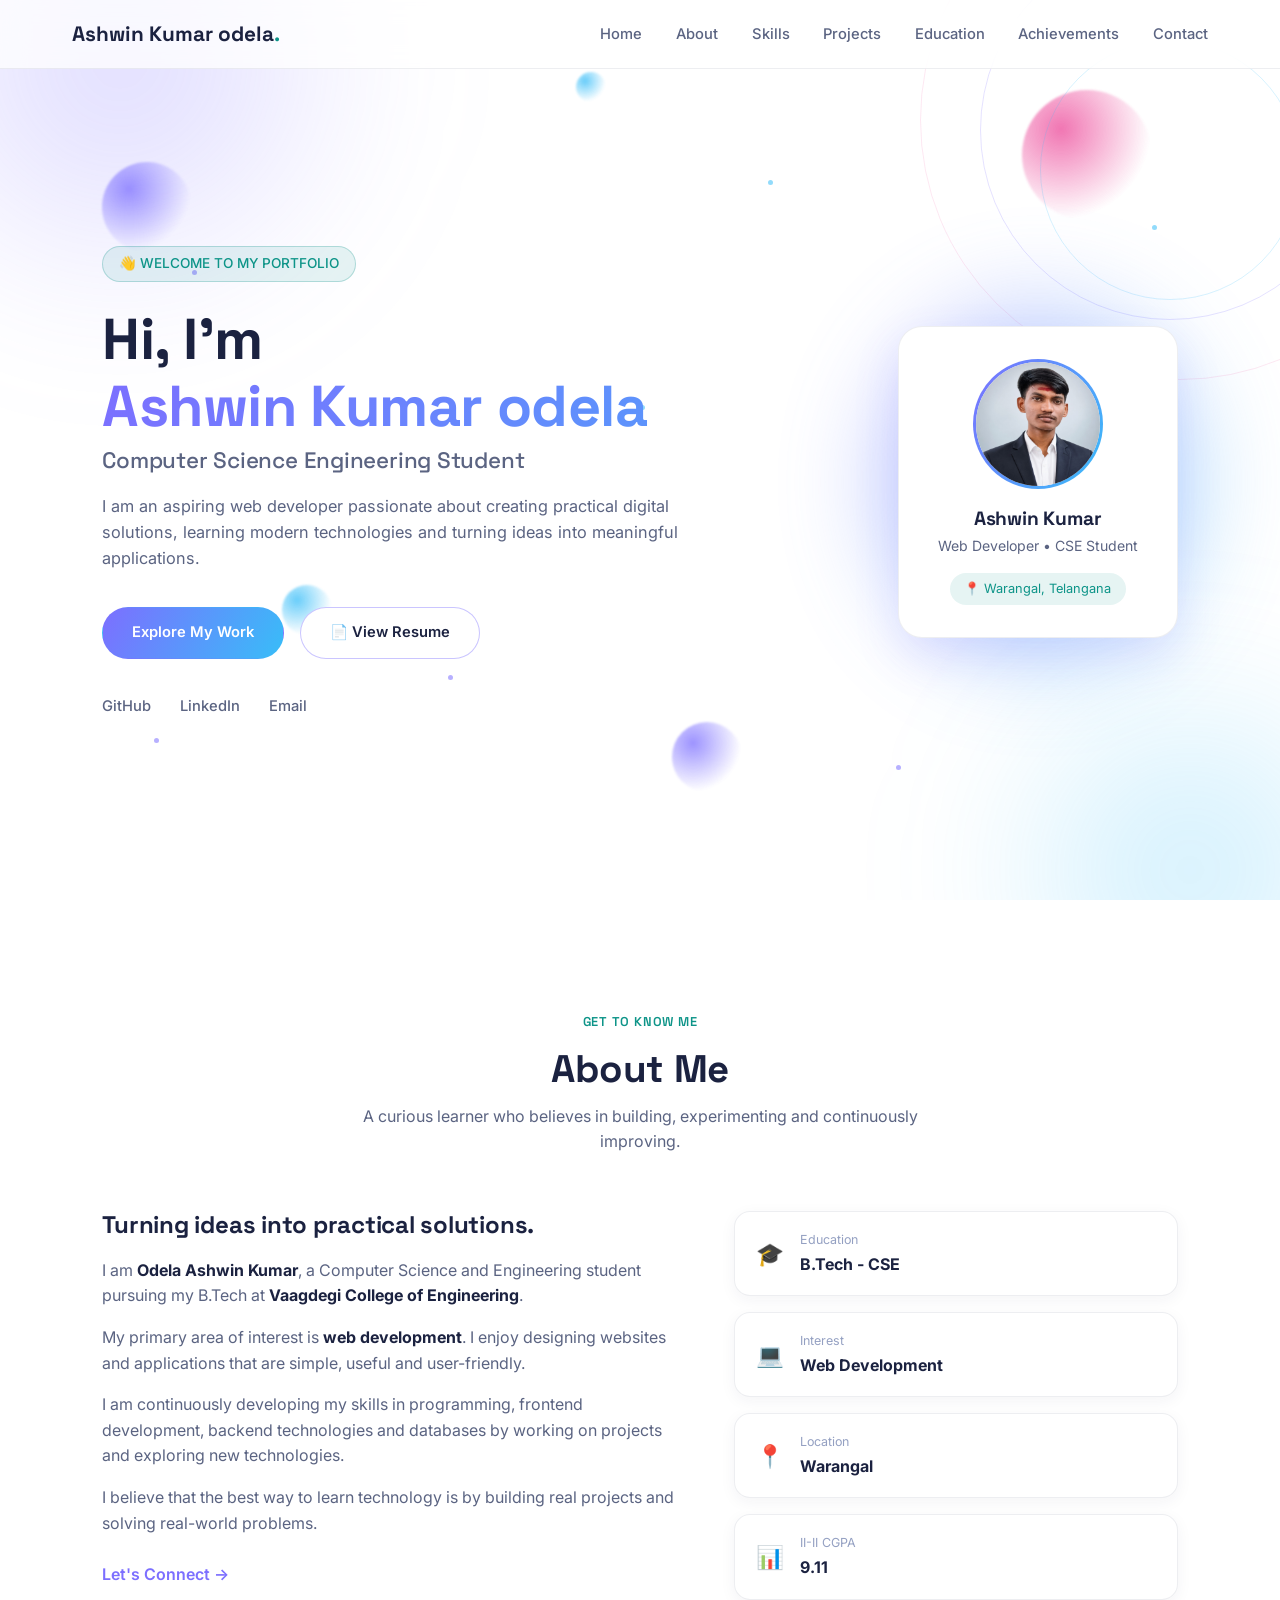
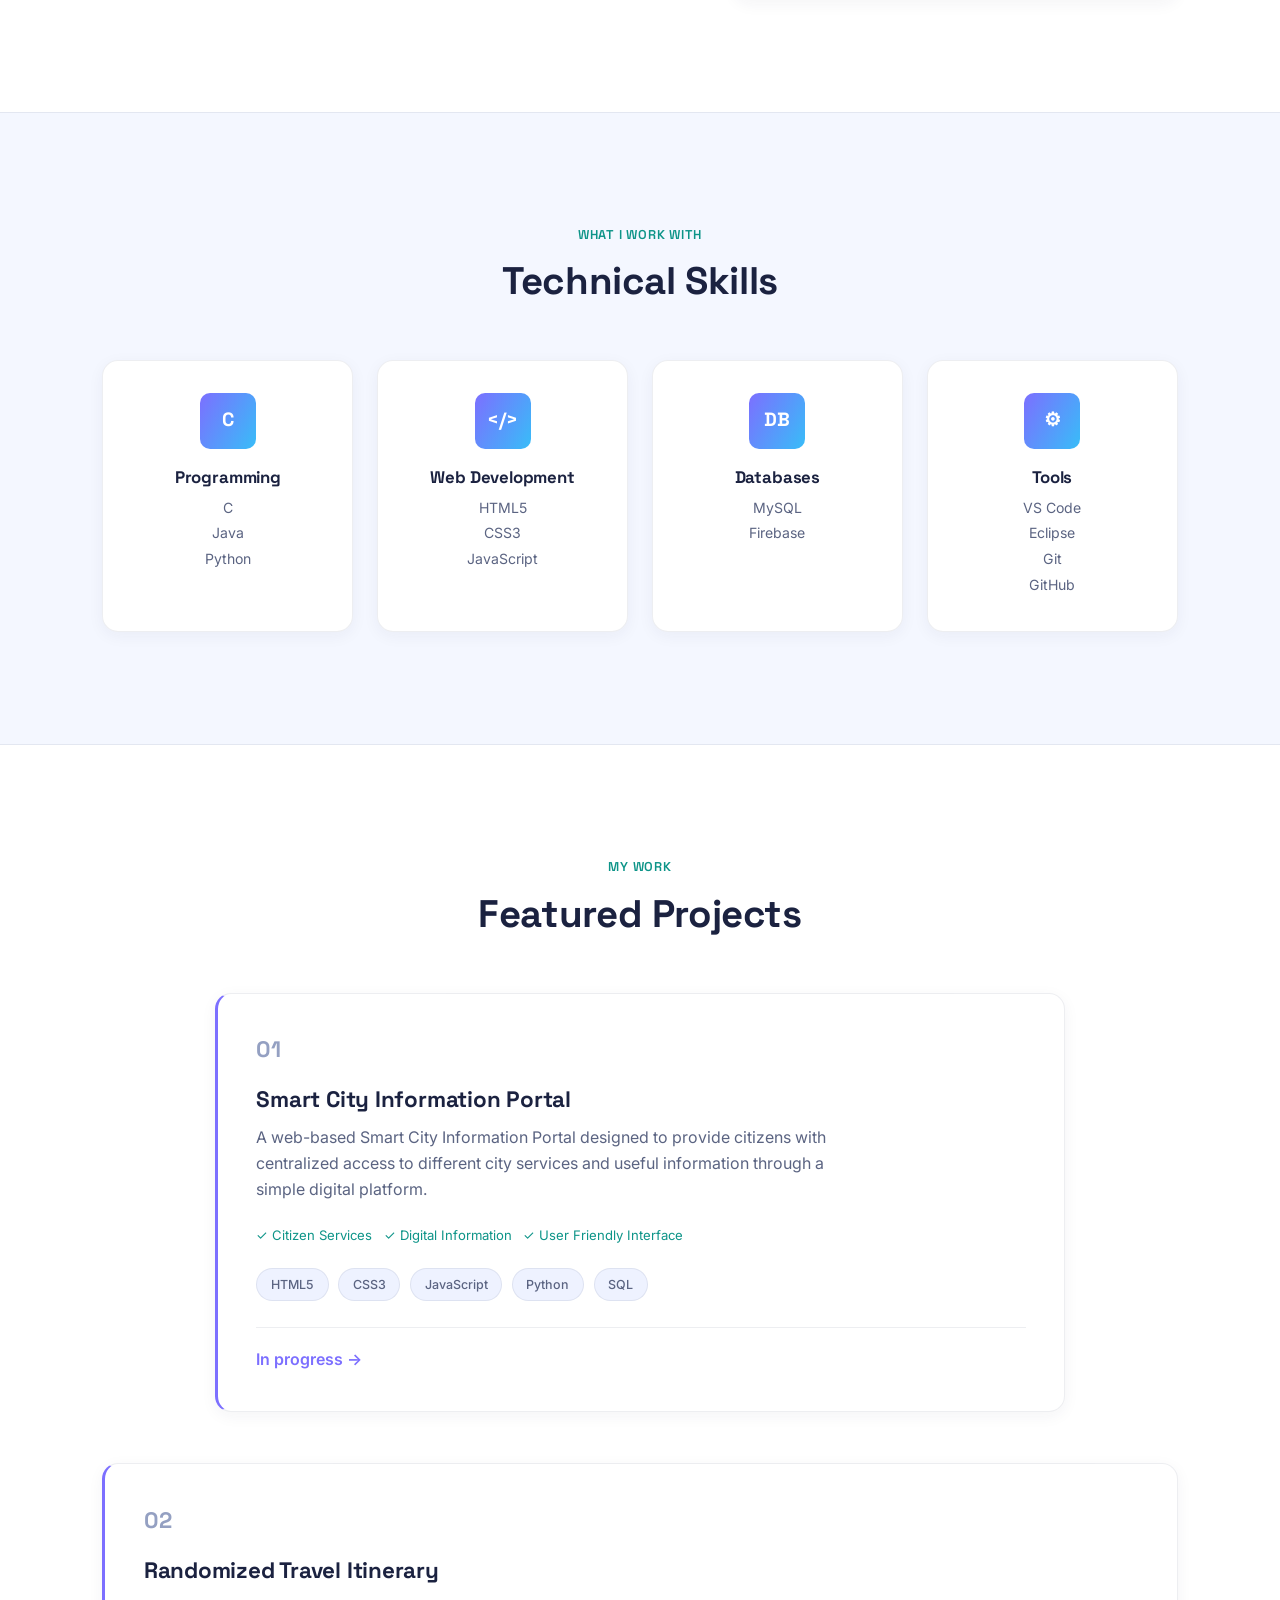
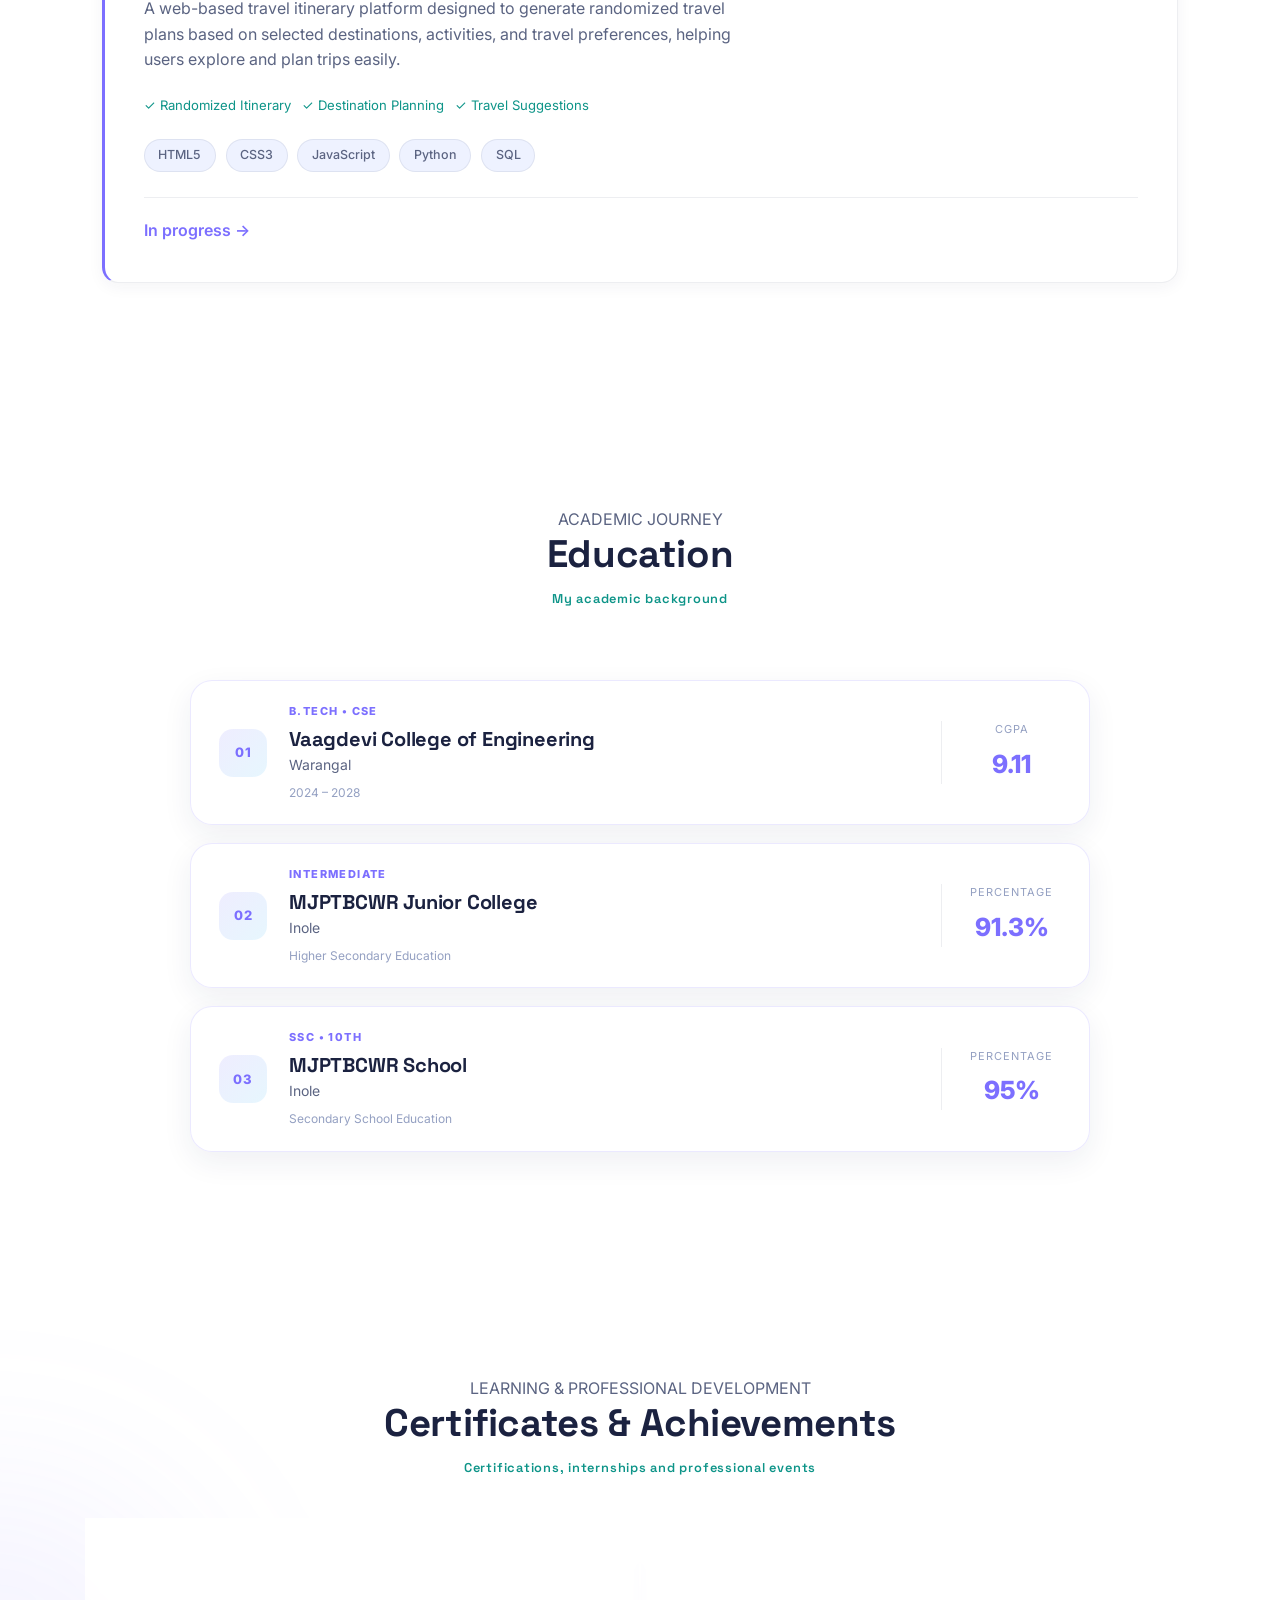
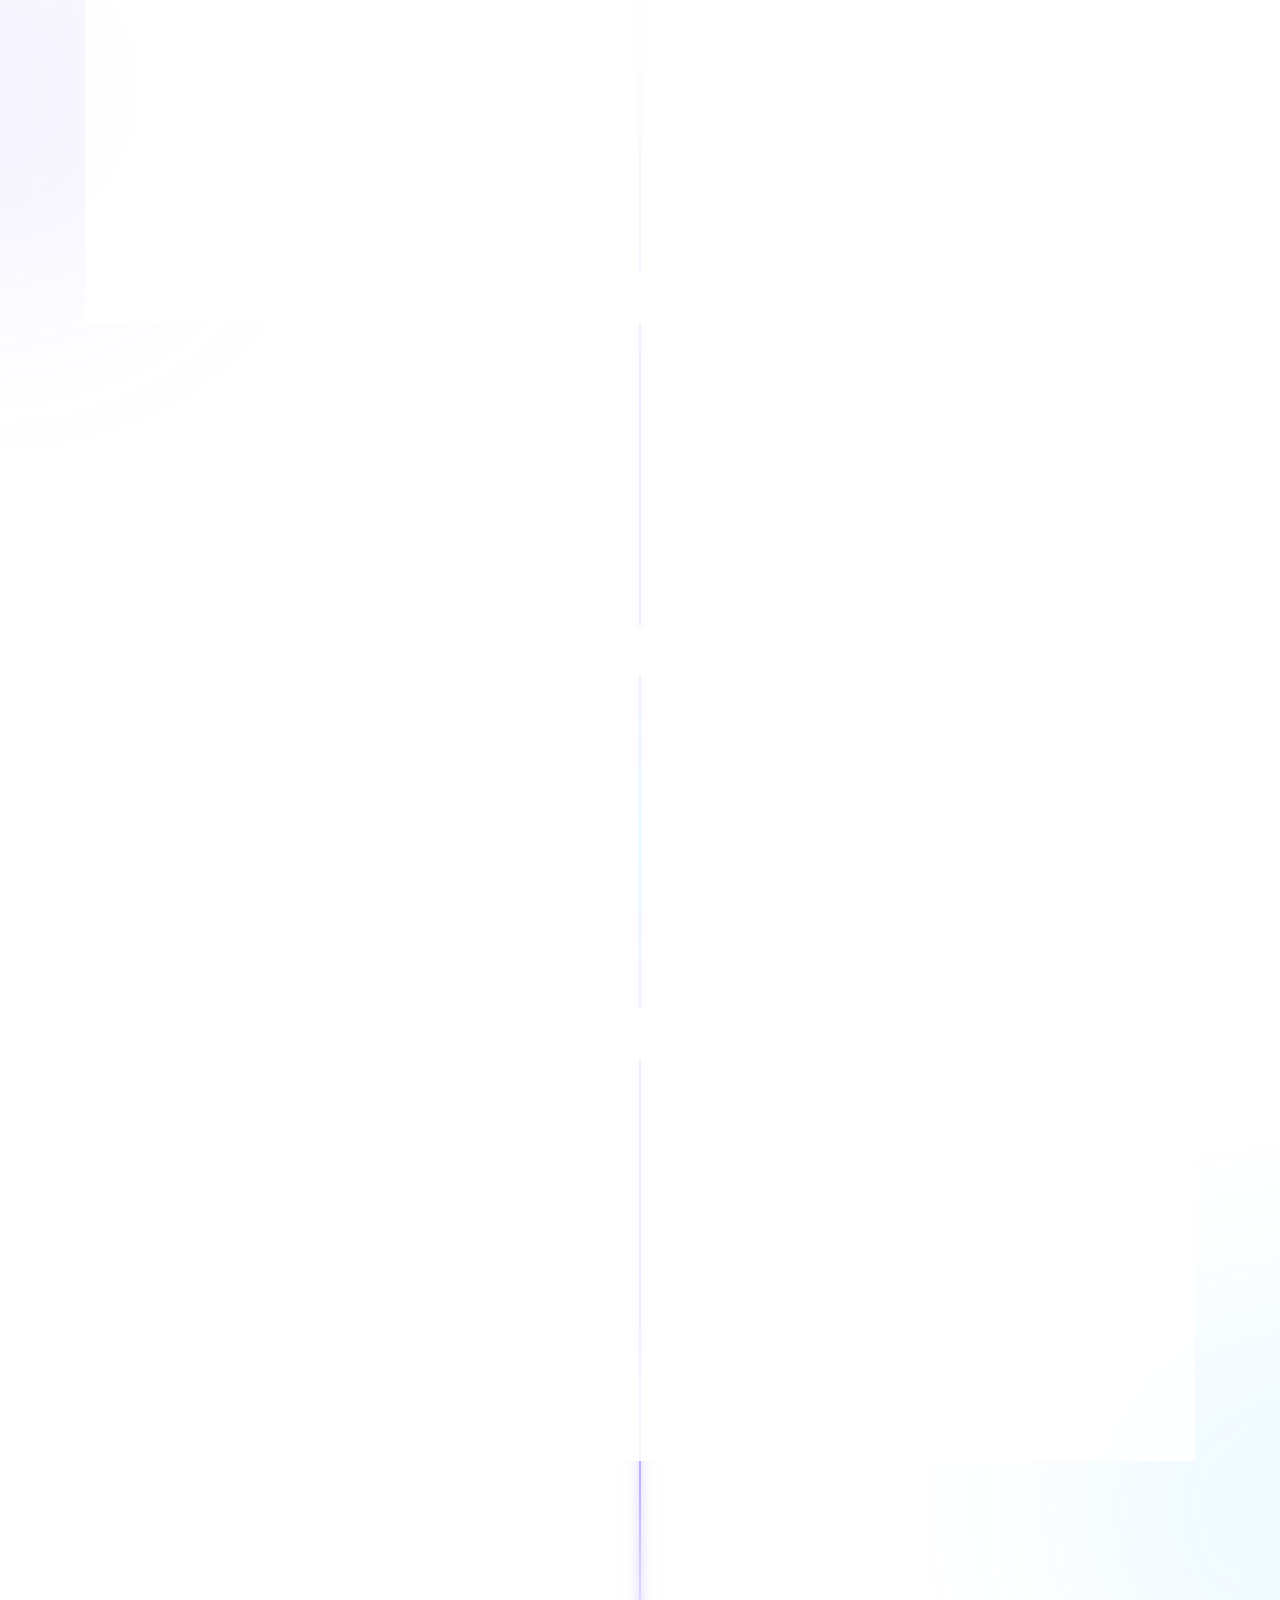
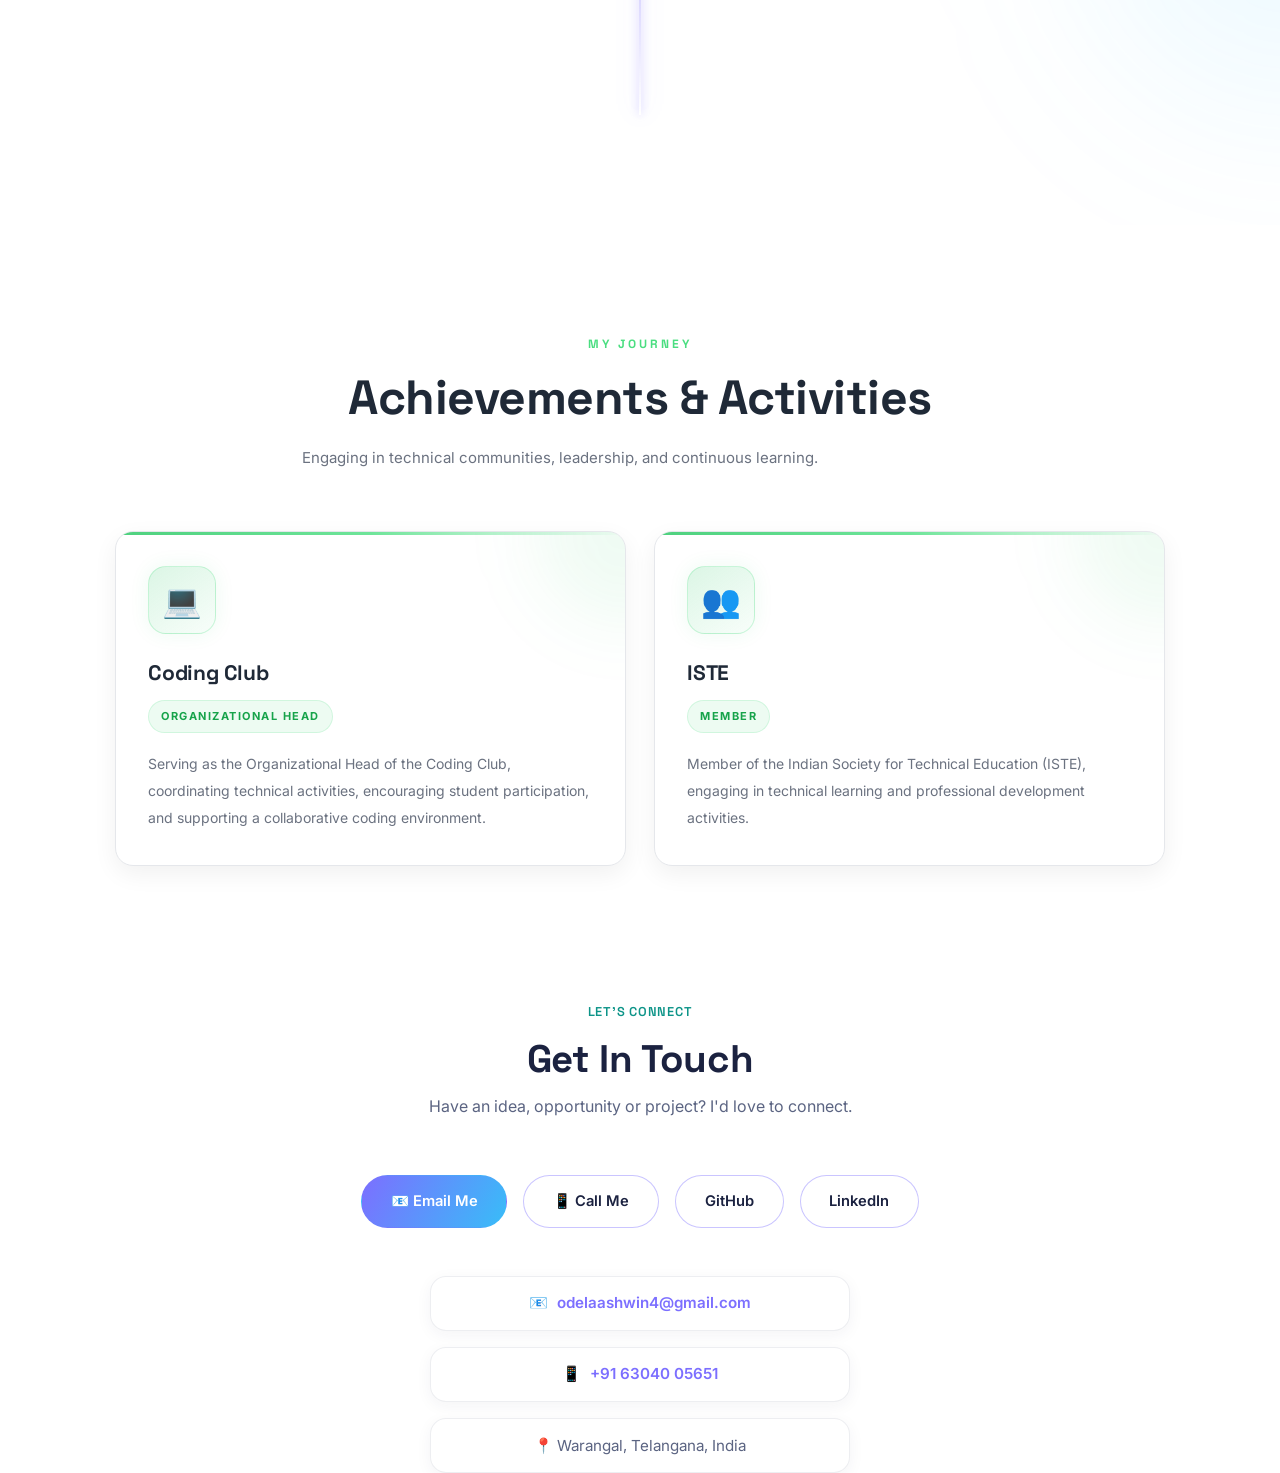
<file: home.html>
<html lang="en">

<head>
    <meta charset="UTF-8">

    <meta name="viewport"
          content="width=device-width, initial-scale=1.0">

    <meta name="description"
          content="Odela Ashwin Kumar - Computer Science Engineering student and aspiring web developer from Warangal.">

    <meta name="author"
          content="Odela Ashwin Kumar">

    <title>Ashwin Kumar | Computer Science Student</title>

    <link rel="stylesheet" href="style.css">
</head>

<body>
<body>
    <!-- ================= NAVBAR ================= -->
    <!-- ================= NAVBAR ================= -->

    <header class="header">

        <nav class="navbar">

            <a href="#home" class="logo">
                Ashwin Kumar odela<span>.</span>
            </a>

            <button class="menu-toggle" id="menuToggle">
                ☰
            </button>

            <ul class="nav-links" id="navLinks">

                <li>
                    <a href="#home">Home</a>
                </li>

                <li>
                    <a href="#about">About</a>
                </li>

                <li>
                    <a href="#skills">Skills</a>
                </li>

                <li>
                    <a href="#projects">Projects</a>
                </li>

                <li>
                    <a href="#education">Education</a>
                </li>

                <li>
                    <a href="#achievements">Achievements</a>
                </li>

                <li>
                    <a href="#contact">Contact</a>
                </li>

            </ul>

        </nav>

    </header>


    <!-- ================= HERO ================= -->

    <main>

        <section id="home" class="hero">

            <div class="hero-bg">
    <!-- Floating bubbles -->
    <span class="bubble bubble-1"></span>
    <span class="bubble bubble-2"></span>
    <span class="bubble bubble-3"></span>
    <span class="bubble bubble-4"></span>
    <span class="bubble bubble-5"></span>
    <span class="bubble bubble-6"></span>

    <!-- Small particles -->
    <span class="particle particle-1"></span>
    <span class="particle particle-2"></span>
    <span class="particle particle-3"></span>
    <span class="particle particle-4"></span>
    <span class="particle particle-5"></span>
    <span class="particle particle-6"></span>
    <span class="particle particle-7"></span>
    <span class="particle particle-8"></span>

    <!-- Rotating rings -->
    <span class="glow-ring ring-1"></span>
    <span class="glow-ring ring-2"></span>
    <span class="glow-ring ring-3"></span>
</div>
            <div class="hero-content reveal">

                <span class="hero-label">
                    👋 WELCOME TO MY PORTFOLIO
                </span>

                <h1>
                    Hi, I'm
                    <span>Ashwin Kumar odela</span>
                </h1>

                <h2>
                    Computer Science Engineering Student
                </h2>

                <p class="hero-description">
                    I am an aspiring web developer passionate about
                    creating practical digital solutions, learning
                    modern technologies and turning ideas into
                    meaningful applications.
                </p>

                <div class="hero-buttons">

                    <a href="#projects"
                       class="btn primary">
                        Explore My Work
                    </a>

                    <a href="assets/resume.pdf"
                       class="btn secondary"
                       target="_blank">
                        📄 View Resume
                    </a>

                </div>

                <div class="hero-socials">

                    <a href="https://github.com/odelaashwin4-cloud"
                       target="_blank">
                        GitHub
                    </a>

                    <a href="https://www.linkedin.com/in/ashwin-kumar-odela-6a374132b"
                       target="_blank">
                        LinkedIn
                    </a>

                    <a href="mailto:odelaashwin4@gmail.com">
                        Email
                    </a>

                </div>

            </div>


            <!-- PROFILE -->

            <div class="hero-profile reveal">

                <div class="profile-glow"></div>

                <div class="profile-card">

                    <img src="assets/images/profile.png"
                         alt="Ashwin Kumar"
                         class="profile-photo">

                    <h3>
                        Ashwin Kumar
                    </h3>

                    <p>
                        Web Developer • CSE Student
                    </p>

                    <div class="profile-location">
                        📍 Warangal, Telangana
                    </div>

                </div>

            </div>

        </section>


        <!-- ================= ABOUT ================= -->

        <section id="about" class="section">

            <div class="section-title reveal">

                <span>
                    GET TO KNOW ME
                </span>

                <h2>
                    About Me
                </h2>

                <p>
                    A curious learner who believes in building,
                    experimenting and continuously improving.
                </p>

            </div>


            <div class="about-container">

                <div class="about-content reveal">

                    <h3>
                        Turning ideas into practical solutions.
                    </h3>

                    <p>
                        I am <strong>Odela Ashwin Kumar</strong>,
                        a Computer Science and Engineering student
                        pursuing my B.Tech at
                        <strong>Vaagdegi College of Engineering</strong>.
                    </p>

                    <p>
                        My primary area of interest is
                        <strong>web development</strong>.
                        I enjoy designing websites and applications
                        that are simple, useful and user-friendly.
                    </p>

                    <p>
                        I am continuously developing my skills in
                        programming, frontend development, backend
                        technologies and databases by working on
                        projects and exploring new technologies.
                    </p>

                    <p>
                        I believe that the best way to learn technology
                        is by building real projects and solving
                        real-world problems.
                    </p>

                    <a href="#contact"
                       class="text-link">
                        Let's Connect →
                    </a>

                </div>


                <div class="about-details reveal">

                    <div class="info-box">

                        <span class="info-icon">
                            🎓
                        </span>

                        <div>
                            <small>
                                Education
                            </small>

                            <strong>
                                B.Tech - CSE
                            </strong>
                        </div>

                    </div>


                    <div class="info-box">

                        <span class="info-icon">
                            💻
                        </span>

                        <div>
                            <small>
                                Interest
                            </small>

                            <strong>
                                Web Development
                            </strong>
                        </div>

                    </div>


                    <div class="info-box">

                        <span class="info-icon">
                            📍
                        </span>

                        <div>
                            <small>
                                Location
                            </small>

                            <strong>
                                Warangal
                            </strong>
                        </div>

                    </div>


                    <div class="info-box">

                        <span class="info-icon">
                            📊
                        </span>

                        <div>
                            <small>
                                II-II CGPA
                            </small>

                            <strong>
                                9.11
                            </strong>
                        </div>

                    </div>

                </div>

            </div>

        </section>


        <!-- ================= SKILLS ================= -->

        <section id="skills"
                 class="section dark-section">

            <div class="section-title reveal">

                <span>
                    WHAT I WORK WITH
                </span>

                <h2>
                    Technical Skills
                </h2>

            </div>


            <div class="skills-grid">


                <div class="skill-card reveal">

                    <div class="skill-icon">
                        C
                    </div>

                    <h3>
                        Programming
                    </h3>

                    <p>
                        C
                    </p>

                    <p>
                        Java
                    </p>

                    <p>
                        Python
                    </p>

                </div>


                <div class="skill-card reveal">

                    <div class="skill-icon">
                        &lt;/&gt;
                    </div>

                    <h3>
                        Web Development
                    </h3>

                    <p>
                        HTML5
                    </p>

                    <p>
                        CSS3
                    </p>

                    <p>
                        JavaScript
                    </p>

                </div>


                <div class="skill-card reveal">

                    <div class="skill-icon">
                        DB
                    </div>

                    <h3>
                        Databases
                    </h3>

                    <p>
                        MySQL
                    </p>

                    <p>
                        Firebase
                    </p>

                </div>


                <div class="skill-card reveal">

                    <div class="skill-icon">
                        ⚙
                    </div>

                    <h3>
                        Tools
                    </h3>

                    <p>
                        VS Code
                    </p>

                    <p>
                        Eclipse
                    </p>

                    <p>
                        Git
                    </p>

                    <p>
                        GitHub
                    </p>

                </div>

            </div>

        </section>


        <!-- ================= PROJECTS ================= -->

        <section id="projects"
                 class="section">

            <div class="section-title reveal">

                <span>
                    MY WORK
                </span>

                <h2>
                    Featured Projects
                </h2>

            </div>


            <div class="projects-container">

                <article class="project-card reveal">

                    <div class="project-top">

                        <span class="project-number">
                            01
                        </span>

                    </div>

                    <h3>
                        Smart City Information Portal
                    </h3>

                    <p>
                        A web-based Smart City Information Portal
                        designed to provide citizens with centralized
                        access to different city services and useful
                        information through a simple digital platform.
                    </p>


                    <div class="project-features">

                        <span>
                            ✓ Citizen Services
                        </span>

                        <span>
                            ✓ Digital Information
                        </span>

                        <span>
                            ✓ User Friendly Interface
                        </span>

                    </div>


                    <div class="tech-list">

                        <span>HTML5</span>
                        <span>CSS3</span>
                        <span>JavaScript</span>
                        <span>Python</span>
                        <span>SQL</span>

                    </div>


                    <div class="project-footer">

                        <a href="#">
                            In progress →
                        </a>

                    </div>

                </article>

            </div>
<br><br>
            <!-- ================= PROJECT 02 ================= -->

<article class="project-card reveal">

    <div class="project-top">

        <span class="project-number">
            02
        </span>


    </div>

    <h3>
        Randomized Travel Itinerary
    </h3>

    <p>
        A web-based travel itinerary platform designed to
        generate randomized travel plans based on selected
        destinations, activities, and travel preferences,
        helping users explore and plan trips easily.
    </p>


    <div class="project-features">

        <span>
            ✓ Randomized Itinerary
        </span>

        <span>
            ✓ Destination Planning
        </span>

        <span>
            ✓ Travel Suggestions
        </span>

    </div>


    <div class="tech-list">

        <span>HTML5</span>
        <span>CSS3</span>
        <span>JavaScript</span>
        <span>Python</span>
        <span>SQL</span>

    </div>


    <div class="project-footer">

        <a href="#">
            In progress →
        </a>

    </div>

</article>

        </section>
<section id="education" class="section">
    <div class="section-title">
        <p>ACADEMIC JOURNEY</p>
        <h2>Education</h2>
        <span>My academic background</span>
    </div>

    <div class="education-list">

        <!-- B.Tech -->
        <div class="education-item">
            <div class="education-number">01</div>

            <div class="education-info">
                <span class="education-level">B.TECH • CSE</span>
                <h3>Vaagdevi College of Engineering</h3>
                <p>Warangal</p>
                <span class="education-period">2024 – 2028</span>
            </div>

            <div class="education-score">
                <small>CGPA</small>
                <strong>9.11</strong>
            </div>
        </div>


        <!-- Intermediate -->
        <div class="education-item">
            <div class="education-number">02</div>

            <div class="education-info">
                <span class="education-level">INTERMEDIATE</span>
                <h3>MJPTBCWR Junior College</h3>
                <p>Inole</p>
                <span class="education-period">Higher Secondary Education</span>
            </div>

            <div class="education-score">
                <small>Percentage</small>
                <strong>91.3%</strong>
            </div>
        </div>


        <!-- SSC -->
        <div class="education-item">
            <div class="education-number">03</div>

            <div class="education-info">
                <span class="education-level">SSC • 10TH</span>
                <h3>MJPTBCWR School</h3>
                <p>Inole</p>
                <span class="education-period">Secondary School Education</span>
            </div>

            <div class="education-score">
                <small>Percentage</small>
                <strong>95%</strong>
            </div>
        </div>

    </div>
</section>    
<!-- =====================================================  
     CERTIFICATES & PROFESSIONAL DEVELOPMENT  
===================================================== -->  <section id="certifications" class="section">  <div class="section-title">  

    <p>  
        LEARNING & PROFESSIONAL DEVELOPMENT  
    </p>  

    <h2>  
        Certificates & Achievements  
    </h2>  

    <span>  
        Certifications, internships and professional events  
    </span>  

</div>  


<div class="certificates-grid">  


    <!-- ================= AI WEB DEVELOPMENT ================= -->  

    <div class="certificate-card">  

        <div class="certificate-icon">  
            💻  
        </div>  

        <div class="certificate-content">  

            <span class="certificate-type">  
                INTERNSHIP  
            </span>  

            <h3>  
                AI Web Development Internship  
            </h3>  

            <p>  
                Completed an internship focused on  
                AI and web development, gaining practical  
                experience in building web-based solutions.  
            </p>  

            <div class="certificate-footer">  

                <span>  
                    Internship Completion  
                </span>  

               <a href="assets/certificates/IAFC.pdf"
   target="_blank"
   class="certificate-btn">
    View Certificate →
</a>
            </div>  

        </div>  

    </div>  



    <!-- ================= AGILE PROJECT MANAGEMENT ================= -->  

    <div class="certificate-card">  

        <div class="certificate-icon">  
            📊  
        </div>  

        <div class="certificate-content">  

            <span class="certificate-type">  
                PROFESSIONAL DEVELOPMENT  
            </span>  

            <h3>  
                Agile Project Management  
            </h3>  

            <p>  
                Completed Agile Project Management training  
                through HP LIFE, developing an understanding  
                of Agile principles and project management.  
            </p>  

            <div class="certificate-footer">  

                <span>  
                    HP LIFE  
                </span>  

              <a href="assets/certificates/hp.jpg"
   target="_blank"
   class="certificate-btn">
    View Certificate →
</a>
            </div>  

        </div>  

    </div>  



    <!-- ================= NSPAC24 ================= -->  

    <div class="certificate-card">  

        <div class="certificate-icon">  
            🎓  
        </div>  

        <div class="certificate-content">  

            <span class="certificate-type">  
                CONFERENCE  
            </span>  

            <h3>  
                NSPAC24  
            </h3>  

            <p>  
                National Student Professional Awareness Congress  
                (NSPAC24), providing exposure to professional  
                development and student-focused activities.  
            </p>  

            <div class="certificate-footer">  

                <span>  
                    National Student Professional Awareness Congress  
                </span>  

    <a href="assets/certificates/Nspac24.jpg"
   target="_blank"
   class="certificate-btn">
    View Certificate →
</a>
            </div>  

        </div>  

    </div>  
<div class="certificate-card google-certificate">

    <div class="certificate-icon">🌐</div>

    <div class="certificate-content">

        <span class="certificate-type">
            CERTIFICATE OF PARTICIPATION
        </span>

        <h3>Google Student Ambassador Program</h3>

        <p>
            Participated in the Product Understanding initiative
            conducted under the Google Student Ambassador Program 2026
            via Google Meet, demonstrating curiosity, initiative,
            and a strong passion for learning.
        </p>

        <div class="certificate-footer">
            <span>Google • 28 August 2026</span>

            <a href="assets/certificates/Google.jpg"
               target="_blank"
               class="certificate-btn">
                View Certificate →
            </a>
        </div>

    </div>

</div>


    <!-- ================= THOUGH SPIRE 2.0 ================= -->  

    <div class="certificate-card">  

        <div class="certificate-icon">  
            🚀  
        </div>  

        <div class="certificate-content">  

            <span class="certificate-type">  
                EVENT / PARTICIPATION  
            </span>  

            <h3>  
                Though Spire 2.0  
            </h3>  

            <p>  
                Participated in Though Spire 2.0,  
                gaining exposure to new ideas, innovation  
                and professional learning opportunities.  
            </p>  

            <div class="certificate-footer">  

                <span>  
                    Participation Certificate  
                </span>  

              <a href="assets/certificates/Ts2.jpg"
   target="_blank"
   class="certificate-btn">
    View Certificate →
</a>
            </div>  

        </div>  

    </div> 

</div>
</section>

<!-- ================= ACHIEVEMENTS & ACTIVITIES ================= -->

<section id="achievements" class="achievements-section">

    <!-- SECTION HEADING -->

    <div class="section-title reveal">

        <span>MY JOURNEY</span>

        <h2>
            Achievements & Activities
        </h2>

        <p>
            Engaging in technical communities,
            leadership, and continuous learning.
        </p>

    </div>


    <!-- ACHIEVEMENTS GRID -->

    <div class="achievements-grid">


        <!-- ================= CODING CLUB ================= -->

        <div class="achievement-card reveal">

            <div class="achievement-icon">
                💻
            </div>

            <div class="achievement-content">

                <h3>
                    Coding Club
                </h3>

                <span class="achievement-role">
                    Organizational Head
                </span>

                <p>
                    Serving as the Organizational Head
                    of the Coding Club, coordinating
                    technical activities, encouraging
                    student participation, and supporting
                    a collaborative coding environment.
                </p>

            </div>

        </div>


        <!-- ================= ISTE ================= -->

        <div class="achievement-card reveal">

            <div class="achievement-icon">
                👥
            </div>

            <div class="achievement-content">

                <h3>
                    ISTE
                </h3>

                <span class="achievement-role">
                    Member
                </span>

                <p>
                    Member of the Indian Society for
                    Technical Education (ISTE), engaging
                    in technical learning and professional
                    development activities.
                </p>

            </div>

        </div>


    </div>

</section>

<br>

        <!-- ================= CONTACT ================= -->

        <section id="contact"
                 class="contact-section">

            <div class="section-title reveal">

                <span>
                    LET'S CONNECT
                </span>

                <h2>
                    Get In Touch
                </h2>

                <p>
                    Have an idea, opportunity or project?
                    I'd love to connect.
                </p>

            </div>


            <div class="contact-buttons reveal">

                <a href="mailto:odelaashwin4@gmail.com"
                   class="btn primary">
                    📧 Email Me
                </a>

                <a href="tel:+916304005651"
                   class="btn secondary">
                    📱 Call Me
                </a>

                <a href="https://github.com/odelaashwin4-cloud"
                   target="_blank"
                   class="btn secondary">
                    GitHub
                </a>

                <a href="https://www.linkedin.com/in/ashwin-kumar-odela-6a374132b"
                   target="_blank"
                   class="btn secondary">
                    LinkedIn
                </a>

            </div>


            <div class="contact-info reveal">

                <p>
                    📧
                    <a href="mailto:odelaashwin4@gmail.com">
                        odelaashwin4@gmail.com
                    </a>
                </p>

                <p>
                    📱
                    <a href="tel:+916304005651">
                        +91 63040 05651
                    </a>
                </p>

                <p>
                    📍 Warangal, Telangana, India
                </p>

            </div>

        </section>


    </main>


</body>
</html>
</file>
<file: style.css>
/* ============================================================
   01-BASE (LIGHT) — "Aurora Sky" — white / light blue / violet
   ============================================================ */

@import url('https://fonts.googleapis.com/css2?family=Space+Grotesk:wght@500;600;700&family=Inter:wght@400;500;600&display=swap');

:root {
  --bg: #ffffff;
  --bg-alt: #f4f7ff;
  --surface: #ffffff;
  --surface-hi: #eef2ff;
  --border: rgba(30, 41, 82, 0.08);
  --border-hi: rgba(124, 111, 255, 0.4);

  --violet: #7c6fff;
  --teal: #0d9488;
  --pink: #ec4899;
  --gold: #d97706;

  --text: #1b2240;
  --text-dim: #5b6482;
  --text-faint: #94a0c2;

  --grad-main: linear-gradient(120deg, #7c6fff, #38bdf8);
  --grad-warm: linear-gradient(120deg, var(--pink), var(--gold));

  --radius-sm: 10px;
  --radius-md: 16px;
  --radius-lg: 24px;

  --shadow-glow: 0 20px 45px rgba(124, 111, 255, 0.16);
  --ease: cubic-bezier(0.22, 1, 0.36, 1);
}

* {
  margin: 0;
  padding: 0;
  box-sizing: border-box;
}

html {
  scroll-behavior: smooth;
}

body {
  background: var(--bg);
  color: var(--text);
  font-family: 'Inter', sans-serif;
  font-size: 16px;
  line-height: 1.6;
  overflow-x: hidden;
}

::selection {
  background: var(--violet);
  color: #fff;
}

::-webkit-scrollbar {
  width: 10px;
}
::-webkit-scrollbar-track {
  background: var(--bg-alt);
}
::-webkit-scrollbar-thumb {
  background: var(--violet);
  border-radius: 10px;
}
::-webkit-scrollbar-thumb:hover {
  background: #38bdf8;
}

h1, h2, h3, h4 {
  font-family: 'Space Grotesk', sans-serif;
  color: var(--text);
  line-height: 1.15;
  letter-spacing: -0.01em;
}

p {
  color: var(--text-dim);
  max-width: 60ch;
}

a {
  text-decoration: none;
  color: inherit;
}

img {
  max-width: 100%;
  display: block;
}

a:focus-visible,
button:focus-visible {
  outline: 2px solid var(--teal);
  outline-offset: 3px;
  border-radius: 4px;
}

/* ---------- Layout helpers ---------- */

.section {
  padding: 7rem 8vw;
  position: relative;
}

.dark-section {
  background: var(--bg-alt);
  border-top: 1px solid var(--border);
  border-bottom: 1px solid var(--border);
}

.section-title {
  max-width: 640px;
  margin: 0 auto 3.5rem;
  text-align: center;
}

.section-title span {
  display: inline-block;
  font-family: 'Space Grotesk', sans-serif;
  font-size: 0.8rem;
  font-weight: 600;
  letter-spacing: 0.06em;
  color: var(--teal);
  margin-bottom: 0.9rem;
}

.section-title h2 {
  font-size: clamp(1.8rem, 3vw, 2.5rem);
  margin-bottom: 0.8rem;
}

.section-title p {
  margin: 0 auto;
  color: var(--text-dim);
}

/* ---------- Navbar ---------- */

.header {
  position: fixed;
  top: 0;
  left: 0;
  width: 100%;
  z-index: 100;
  background: rgba(255, 255, 255, 0.75);
  backdrop-filter: blur(14px);
  -webkit-backdrop-filter: blur(14px);
  border-bottom: 1px solid var(--border);
}

.navbar {
  max-width: 1200px;
  margin: 0 auto;
  padding: 1.1rem 2rem;
  display: flex;
  align-items: center;
  justify-content: space-between;
}

.logo {
  font-family: 'Space Grotesk', sans-serif;
  font-size: 1.3rem;
  font-weight: 700;
  color: var(--text);
}

.logo span {
  color: var(--teal);
}

.nav-links {
  list-style: none;
  display: flex;
  gap: 2.1rem;
}

.nav-links a {
  position: relative;
  font-size: 0.92rem;
  font-weight: 500;
  color: var(--text-dim);
  padding-bottom: 4px;
  transition: color 0.25s var(--ease);
}

.nav-links a::after {
  content: '';
  position: absolute;
  left: 0;
  bottom: 0;
  width: 0%;
  height: 2px;
  background: var(--grad-main);
  border-radius: 2px;
  transition: width 0.3s var(--ease);
}

.nav-links a:hover {
  color: var(--text);
}

.nav-links a:hover::after {
  width: 100%;
}

.menu-toggle {
  display: none;
  background: none;
  border: none;
  color: var(--text);
  font-size: 1.5rem;
  cursor: pointer;
}

/* ---------- Buttons ---------- */

.btn {
  display: inline-flex;
  align-items: center;
  gap: 0.5rem;
  padding: 0.85rem 1.8rem;
  border-radius: 50px;
  font-size: 0.92rem;
  font-weight: 600;
  font-family: 'Inter', sans-serif;
  cursor: pointer;
  border: 1px solid transparent;
  transition: transform 0.3s var(--ease), box-shadow 0.3s var(--ease), border-color 0.3s var(--ease);
  position: relative;
  overflow: hidden;
}

.btn.primary {
  background: var(--grad-main);
  color: #ffffff;
}

.btn.primary::before {
  content: '';
  position: absolute;
  inset: 0;
  background: linear-gradient(120deg, transparent, rgba(255, 255, 255, 0.55), transparent);
  transform: translateX(-120%);
  transition: transform 0.6s var(--ease);
}

.btn.primary:hover::before {
  transform: translateX(120%);
}

.btn.primary:hover {
  transform: translateY(-3px);
  box-shadow: 0 12px 30px rgba(124, 111, 255, 0.3);
}

.btn.secondary {
  background: var(--surface);
  color: var(--text);
  border-color: var(--border-hi);
}

.btn.secondary:hover {
  background: var(--surface-hi);
  transform: translateY(-3px);
  border-color: var(--teal);
}

/* ============================================================
   02-COMPONENTS (LIGHT) — Hero, About, Skills, Projects,
   Education, Certification, Achievements, Contact
   ============================================================ */

/* ---------- Hero ---------- */

.hero {
  min-height: 100vh;
  display: flex;
  align-items: center;
  justify-content: space-between;
  gap: 3rem;
  padding: 9rem 8vw 5rem;
  position: relative;
  overflow: hidden;
}

/* Two large soft gradient blobs drifting behind everything — the main
   source of "moving" life in the hero, independent of the bubbles */
.hero::before,
.hero::after {
  content: '';
  position: absolute;
  border-radius: 50%;
  filter: blur(70px);
  z-index: 0;
  pointer-events: none;
}

.hero::before {
  width: 560px;
  height: 560px;
  background: radial-gradient(circle, rgba(124, 111, 255, 0.28), transparent 70%);
  top: -220px;
  left: -160px;
  animation: meshMoveA 14s ease-in-out infinite alternate;
}

.hero::after {
  width: 460px;
  height: 460px;
  background: radial-gradient(circle, rgba(56, 189, 248, 0.28), transparent 70%);
  bottom: -200px;
  right: -140px;
  animation: meshMoveB 16s ease-in-out infinite alternate;
}

.hero-bg {
  position: absolute;
  inset: 0;
  z-index: 0;
  pointer-events: none;
}

.bubble {
  position: absolute;
  border-radius: 50%;
  filter: blur(1px);
  opacity: 0.75;
}
.bubble-1 { width: 90px;  height: 90px;  left: 8%;  top: 18%; background: radial-gradient(circle at 30% 30%, var(--violet), transparent 70%); }
.bubble-2 { width: 50px;  height: 50px;  left: 22%; top: 65%; background: radial-gradient(circle at 30% 30%, #38bdf8, transparent 70%); }
.bubble-3 { width: 130px; height: 130px; right: 10%; top: 10%; background: radial-gradient(circle at 30% 30%, var(--pink), transparent 70%); }
.bubble-4 { width: 40px;  height: 40px;  right: 26%; top: 55%; background: radial-gradient(circle at 30% 30%, var(--gold), transparent 70%); }
.bubble-5 { width: 70px;  height: 70px;  right: 42%; bottom: 12%; background: radial-gradient(circle at 30% 30%, var(--violet), transparent 70%); }
.bubble-6 { width: 30px;  height: 30px;  left: 45%;  top: 8%;  background: radial-gradient(circle at 30% 30%, #38bdf8, transparent 70%); }

.particle {
  position: absolute;
  width: 5px;
  height: 5px;
  border-radius: 50%;
  background: var(--violet);
  opacity: 0.55;
}
.particle-1 { left: 15%; top: 30%; }
.particle-2 { left: 35%; top: 75%; }
.particle-3 { left: 60%; top: 20%; background: #38bdf8; }
.particle-4 { left: 80%; top: 60%; }
.particle-5 { left: 50%; top: 45%; background: #38bdf8; }
.particle-6 { left: 12%; top: 82%; }
.particle-7 { left: 90%; top: 25%; background: #38bdf8; }
.particle-8 { left: 70%; top: 85%; }

.glow-ring {
  position: absolute;
  border: 1.5px solid var(--border-hi);
  border-radius: 50%;
  opacity: 0.5;
}
.ring-1 { width: 380px; height: 380px; right: -80px; top: -60px; }
.ring-2 { width: 260px; height: 260px; right: -20px; top: 40px; border-color: rgba(56, 189, 248, 0.4); }
.ring-3 { width: 520px; height: 520px; right: -160px; top: -140px; border-color: rgba(236, 72, 153, 0.25); }

.hero-content {
  position: relative;
  z-index: 1;
  max-width: 620px;
}

.hero-label {
  display: inline-block;
  font-size: 0.85rem;
  font-weight: 500;
  color: var(--teal);
  background: rgba(13, 148, 136, 0.1);
  border: 1px solid rgba(13, 148, 136, 0.25);
  padding: 0.4rem 1rem;
  border-radius: 50px;
  margin-bottom: 1.5rem;
}

.hero-content h1 {
  font-size: clamp(2.4rem, 5vw, 3.6rem);
  font-weight: 700;
  margin-bottom: 0.6rem;
}

.hero-content h1 span {
  display: block;
  background: var(--grad-main);
  background-size: 200% auto;
  -webkit-background-clip: text;
  background-clip: text;
  color: transparent;
  animation: gradientShift 6s ease-in-out infinite;
}

.hero-content h2 {
  font-size: clamp(1.1rem, 2vw, 1.4rem);
  font-weight: 500;
  color: var(--text-dim);
  margin-bottom: 1.2rem;
}

.hero-description {
  margin-bottom: 2.2rem;
  font-size: 1.02rem;
}

.hero-buttons {
  display: flex;
  gap: 1rem;
  margin-bottom: 2.2rem;
  flex-wrap: wrap;
}

.hero-socials {
  display: flex;
  gap: 1.8rem;
}

.hero-socials a {
  font-size: 0.92rem;
  font-weight: 500;
  color: var(--text-dim);
  position: relative;
  transition: color 0.25s var(--ease);
}

.hero-socials a::after {
  content: '';
  position: absolute;
  left: 0;
  bottom: -3px;
  width: 0%;
  height: 1px;
  background: var(--teal);
  transition: width 0.3s var(--ease);
}

.hero-socials a:hover {
  color: var(--teal);
}

.hero-socials a:hover::after {
  width: 100%;
}

.hero-profile {
  position: relative;
  z-index: 1;
  flex-shrink: 0;
}

.profile-glow {
  position: absolute;
  inset: -20px;
  background: var(--grad-main);
  filter: blur(50px);
  opacity: 0.4;
  border-radius: 50%;
  animation: pulseGlow 4s ease-in-out infinite;
}

.profile-card {
  position: relative;
  width: 280px;
  background: var(--surface);
  border: 1px solid var(--border);
  border-radius: var(--radius-lg);
  padding: 2rem 1.5rem;
  text-align: center;
  box-shadow: var(--shadow-glow);
}

.profile-photo {
  width: 130px;
  height: 130px;
  border-radius: 50%;
  object-fit: cover;
  margin: 0 auto 1.2rem;
  border: 3px solid transparent;
  background: linear-gradient(var(--surface), var(--surface)) padding-box,
              var(--grad-main) border-box;
}

.profile-card h3 {
  font-size: 1.2rem;
  margin-bottom: 0.3rem;
}

.profile-card p {
  font-size: 0.88rem;
  color: var(--text-dim);
  margin-bottom: 1rem;
}

.profile-location {
  display: inline-block;
  font-size: 0.8rem;
  color: var(--teal);
  background: rgba(13, 148, 136, 0.1);
  padding: 0.35rem 0.9rem;
  border-radius: 50px;
}

/* ---------- About ---------- */

.about-container {
  max-width: 1150px;
  margin: 0 auto;
  display: grid;
  grid-template-columns: 1.3fr 1fr;
  gap: 3.5rem;
  align-items: start;
}

.about-content h3 {
  font-size: 1.5rem;
  margin-bottom: 1.2rem;
}

.about-content p {
  margin-bottom: 1rem;
  max-width: none;
}

.about-content strong {
  color: var(--text);
}

.text-link {
  display: inline-block;
  margin-top: 0.6rem;
  font-weight: 600;
  color: var(--violet);
  transition: transform 0.25s var(--ease);
}

.text-link:hover {
  transform: translateX(4px);
  color: var(--teal);
}

.about-details {
  display: grid;
  gap: 1rem;
}

.info-box {
  display: flex;
  align-items: center;
  gap: 1rem;
  background: var(--surface);
  border: 1px solid var(--border);
  border-radius: var(--radius-md);
  padding: 1.1rem 1.3rem;
  box-shadow: 0 4px 16px rgba(30, 41, 82, 0.05);
  transition: border-color 0.3s var(--ease), transform 0.3s var(--ease);
}

.info-box:hover {
  border-color: var(--border-hi);
  transform: translateX(4px);
}

.info-icon {
  font-size: 1.4rem;
  flex-shrink: 0;
}

.info-box small {
  display: block;
  color: var(--text-faint);
  font-size: 0.78rem;
  margin-bottom: 0.15rem;
}

.info-box strong {
  font-size: 1rem;
  color: var(--text);
}

/* ---------- Skills ---------- */

.skills-grid {
  max-width: 1150px;
  margin: 0 auto;
  display: grid;
  grid-template-columns: repeat(4, 1fr);
  gap: 1.5rem;
}

.skill-card {
  background: var(--surface);
  border: 1px solid var(--border);
  border-radius: var(--radius-md);
  padding: 2rem 1.5rem;
  text-align: center;
  box-shadow: 0 4px 16px rgba(30, 41, 82, 0.05);
  transition: transform 0.35s var(--ease), border-color 0.35s var(--ease), box-shadow 0.35s var(--ease);
}

.skill-card:hover {
  transform: translateY(-8px);
  border-color: var(--border-hi);
  box-shadow: var(--shadow-glow);
}

.skill-icon {
  width: 56px;
  height: 56px;
  margin: 0 auto 1.2rem;
  display: flex;
  align-items: center;
  justify-content: center;
  font-family: 'Space Grotesk', sans-serif;
  font-weight: 700;
  font-size: 1.2rem;
  border-radius: var(--radius-sm);
  background: var(--grad-main);
  color: #ffffff;
  transition: transform 0.4s var(--ease);
}

.skill-card:hover .skill-icon {
  transform: rotate(-8deg) scale(1.08);
}

.skill-card h3 {
  font-size: 1.05rem;
  margin-bottom: 0.6rem;
}

.skill-card p {
  font-size: 0.88rem;
  color: var(--text-dim);
  margin-bottom: 0.2rem;
  max-width: none;
}

/* ---------- Projects ---------- */

.projects-container {
  max-width: 850px;
  margin: 0 auto;
}

.project-card {
  background: var(--surface);
  border: 1px solid var(--border);
  border-left: 3px solid var(--violet);
  border-radius: var(--radius-md);
  padding: 2.4rem;
  box-shadow: 0 4px 16px rgba(30, 41, 82, 0.05);
  transition: border-color 0.3s var(--ease), transform 0.3s var(--ease);
}

.project-card:hover {
  border-left-color: var(--teal);
  transform: translateY(-4px);
}

.project-top {
  display: flex;
  justify-content: space-between;
  align-items: center;
  margin-bottom: 1.2rem;
}

.project-number {
  font-family: 'Space Grotesk', sans-serif;
  font-weight: 700;
  color: var(--text-faint);
  font-size: 1.4rem;
}

.project-status {
  font-size: 0.78rem;
  font-weight: 600;
  color: var(--gold);
  background: rgba(217, 119, 6, 0.1);
  padding: 0.35rem 0.9rem;
  border-radius: 50px;
}

.project-card h3 {
  font-size: 1.4rem;
  margin-bottom: 0.8rem;
}

.project-card > p {
  margin-bottom: 1.4rem;
}

.project-features {
  display: flex;
  flex-wrap: wrap;
  gap: 0.7rem;
  margin-bottom: 1.4rem;
}

.project-features span {
  font-size: 0.82rem;
  color: var(--teal);
}

.tech-list {
  display: flex;
  flex-wrap: wrap;
  gap: 0.6rem;
  margin-bottom: 1.6rem;
}

.tech-list span {
  font-size: 0.78rem;
  font-weight: 500;
  color: var(--text-dim);
  background: var(--surface-hi);
  border: 1px solid var(--border);
  padding: 0.35rem 0.85rem;
  border-radius: 50px;
}

.project-footer {
  display: flex;
  justify-content: space-between;
  align-items: center;
  padding-top: 1.2rem;
  border-top: 1px solid var(--border);
}

.project-footer span {
  font-size: 0.88rem;
  color: var(--text-dim);
}

.project-footer a {
  font-weight: 600;
  color: var(--violet);
  transition: transform 0.25s var(--ease);
  display: inline-block;
}

.project-footer a:hover {
  transform: translateX(4px);
  color: var(--teal);
}

/* ---------- Education ---------- */

.education-card {
  max-width: 850px;
  margin: 0 auto;
  display: grid;
  grid-template-columns: 160px 1fr;
  gap: 2.5rem;
  background: var(--surface);
  border: 1px solid var(--border);
  border-radius: var(--radius-lg);
  padding: 2.5rem;
  box-shadow: 0 4px 16px rgba(30, 41, 82, 0.05);
}

.education-year {
  font-family: 'Space Grotesk', sans-serif;
  font-weight: 700;
  font-size: 1.3rem;
  background: var(--grad-main);
  -webkit-background-clip: text;
  background-clip: text;
  color: transparent;
}

.education-content span {
  font-size: 0.8rem;
  font-weight: 600;
  color: var(--teal);
  display: block;
  margin-bottom: 0.5rem;
}

.education-content h3 {
  font-size: 1.35rem;
  margin-bottom: 0.3rem;
}

.education-content h4 {
  font-size: 1rem;
  font-weight: 500;
  color: var(--text-dim);
  margin-bottom: 0.9rem;
}

.academic-details {
  display: flex;
  gap: 2.5rem;
  margin-top: 1.5rem;
  padding-top: 1.5rem;
  border-top: 1px solid var(--border);
}

.academic-details div {
  display: flex;
  flex-direction: column;
}

.academic-details strong {
  font-family: 'Space Grotesk', sans-serif;
  font-size: 1.3rem;
  color: var(--gold);
}

.academic-details span {
  font-size: 0.8rem;
  color: var(--text-faint);
  margin-top: 0.2rem;
}

/* ---------- Certification ---------- */

.cert-card {
  max-width: 620px;
  margin: 0 auto;
  display: flex;
  align-items: center;
  gap: 1.5rem;
  background: var(--surface);
  border: 1px solid var(--border);
  border-radius: var(--radius-md);
  padding: 1.8rem 2rem;
  box-shadow: 0 4px 16px rgba(30, 41, 82, 0.05);
  transition: transform 0.3s var(--ease), border-color 0.3s var(--ease);
}

.cert-card:hover {
  transform: translateY(-4px);
  border-color: var(--border-hi);
}

.cert-icon {
  font-size: 2rem;
  flex-shrink: 0;
}

.cert-card h3 {
  font-size: 1.1rem;
  margin-bottom: 0.2rem;
}

.cert-card p {
  font-size: 0.9rem;
  margin-bottom: 0.3rem;
}

.cert-card span {
  font-size: 0.78rem;
  color: var(--violet);
  font-weight: 600;
}
/* ---------- Contact (generic — adjust class names to match your markup) ---------- */

.contact-container {
  max-width: 700px;
  margin: 0 auto;
  text-align: center;
}

.contact-container .btn {
  margin-top: 1rem;
}

footer {
  text-align: center;
  padding: 2.5rem 8vw;
  border-top: 1px solid var(--border);
  color: var(--text-faint);
  font-size: 0.85rem;
}
/* ============================================================
   03-ANIMATIONS (LIGHT) — Keyframes, Motion, Responsive, A11y
   ============================================================ */

/* ---------- Keyframes ---------- */

@keyframes gradientShift {
  0%, 100% { background-position: 0% 50%; }
  50% { background-position: 100% 50%; }
}

@keyframes pulseGlow {
  0%, 100% { transform: scale(1); opacity: 0.4; }
  50% { transform: scale(1.1); opacity: 0.55; }
}

/* Big background blobs drifting across the hero */
@keyframes meshMoveA {
  0%   { transform: translate(0, 0) scale(1); }
  50%  { transform: translate(90px, 70px) scale(1.2); }
  100% { transform: translate(-30px, 110px) scale(0.9); }
}

@keyframes meshMoveB {
  0%   { transform: translate(0, 0) scale(1); }
  50%  { transform: translate(-80px, -60px) scale(1.15); }
  100% { transform: translate(40px, -100px) scale(0.95); }
}

/* Bubbles now float AND rotate for more visible motion */
@keyframes floatBubble {
  0%   { transform: translate(0, 0) rotate(0deg); }
  33%  { transform: translate(18px, -30px) rotate(60deg); }
  66%  { transform: translate(-14px, 14px) rotate(180deg); }
  100% { transform: translate(0, 0) rotate(360deg); }
}

@keyframes driftParticle {
  0% { transform: translateY(0) scale(0.8); opacity: 0.55; }
  50% { opacity: 1; transform: translateY(-50px) scale(1.3); }
  100% { transform: translateY(-90px) scale(0.6); opacity: 0; }
}

@keyframes spinRing {
  from { transform: rotate(0deg); }
  to { transform: rotate(360deg); }
}

@keyframes fadeInUp {
  from { opacity: 0; transform: translateY(24px); }
  to { opacity: 1; transform: translateY(0); }
}

/* ---------- Apply motion ---------- */

.bubble-1 { animation: floatBubble 8s ease-in-out infinite; }
.bubble-2 { animation: floatBubble 10s ease-in-out infinite 0.5s; }
.bubble-3 { animation: floatBubble 9s ease-in-out infinite 1s; }
.bubble-4 { animation: floatBubble 7s ease-in-out infinite 1.5s; }
.bubble-5 { animation: floatBubble 11s ease-in-out infinite 0.8s; }
.bubble-6 { animation: floatBubble 8.5s ease-in-out infinite 0.3s; }

.particle-1 { animation: driftParticle 4s ease-in infinite 0s; }
.particle-2 { animation: driftParticle 5s ease-in infinite 0.6s; }
.particle-3 { animation: driftParticle 4.5s ease-in infinite 1.2s; }
.particle-4 { animation: driftParticle 6s ease-in infinite 0.3s; }
.particle-5 { animation: driftParticle 5.5s ease-in infinite 1.8s; }
.particle-6 { animation: driftParticle 4.2s ease-in infinite 0.9s; }
.particle-7 { animation: driftParticle 5.2s ease-in infinite 1.5s; }
.particle-8 { animation: driftParticle 6.5s ease-in infinite 0.4s; }

.ring-1 { animation: spinRing 36s linear infinite; }
.ring-2 { animation: spinRing 26s linear infinite reverse; }
.ring-3 { animation: spinRing 48s linear infinite; }

/* One orchestrated entrance for the hero on load */
.hero-content { animation: fadeInUp 0.9s var(--ease) both; }
.hero-profile { animation: fadeInUp 0.9s var(--ease) 0.2s both; }

/* Reveal blocks fade in with a gentle stagger */
.reveal {
  animation: fadeInUp 0.8s var(--ease) both;
}
.about-details .reveal:nth-child(2) { animation-delay: 0.1s; }
.about-details .reveal:nth-child(3) { animation-delay: 0.2s; }
.about-details .reveal:nth-child(4) { animation-delay: 0.3s; }

.skills-grid .skill-card:nth-child(1) { animation-delay: 0s; }
.skills-grid .skill-card:nth-child(2) { animation-delay: 0.1s; }
.skills-grid .skill-card:nth-child(3) { animation-delay: 0.2s; }
.skills-grid .skill-card:nth-child(4) { animation-delay: 0.3s; }

.achievement-grid .achievement-card:nth-child(1) { animation-delay: 0s; }
.achievement-grid .achievement-card:nth-child(2) { animation-delay: 0.1s; }
.achievement-grid .achievement-card:nth-child(3) { animation-delay: 0.2s; }
.achievement-grid .achievement-card:nth-child(4) { animation-delay: 0.3s; }

/* ---------- Responsive ---------- */

@media (max-width: 1024px) {
  .about-container {
    grid-template-columns: 1fr;
  }

  .skills-grid {
    grid-template-columns: repeat(2, 1fr);
  }

  .hero {
    padding: 8rem 6vw 4rem;
  }
}

@media (max-width: 860px) {
  .menu-toggle {
    display: block;
  }

  .nav-links {
    position: absolute;
    top: 100%;
    left: 0;
    width: 100%;
    flex-direction: column;
    background: var(--bg-alt);
    border-bottom: 1px solid var(--border);
    padding: 1.5rem 2rem;
    gap: 1.2rem;
    display: none;
  }

  .nav-links.active {
    display: flex;
  }

  .hero {
    flex-direction: column-reverse;
    text-align: center;
    padding-top: 9rem;
  }

  .hero-content {
    max-width: 100%;
  }

  .hero-buttons,
  .hero-socials {
    justify-content: center;
  }

  .education-card {
    grid-template-columns: 1fr;
  }

  .academic-details {
    justify-content: space-between;
    gap: 1rem;
  }

  .achievement-grid {
    grid-template-columns: 1fr;
  }
}

@media (max-width: 560px) {
  .section {
    padding: 5rem 6vw;
  }

  .skills-grid {
    grid-template-columns: 1fr;
  }

  .profile-card {
    width: 100%;
    max-width: 280px;
  }

  .cert-card {
    flex-direction: column;
    text-align: center;
  }
}

/* ---------- Accessibility ---------- */
/*
@media (prefers-reduced-motion: reduce) {
  *,
  *::before,
  *::after {
    animation-duration: 0.01ms !important;
    animation-iteration-count: 1 !important;
    transition-duration: 0.01ms !important;
    scroll-behavior: auto !important;
  }
}

*/
/* ---------- Contact ---------- */

.contact-section {
  text-align: center;
}

.contact-buttons {
  display: flex;
  flex-wrap: wrap;
  justify-content: center;
  gap: 1rem;
  margin-bottom: 3rem;
}

.contact-info {
  max-width: 420px;
  margin: 0 auto;
  display: grid;
  gap: 1rem;
}

.contact-info p {
  display: flex;
  align-items: center;
  justify-content: center;
  gap: 0.6rem;
  font-size: 0.95rem;
  color: var(--text-dim);
  background: var(--surface);
  border: 1px solid var(--border);
  border-radius: var(--radius-md);
  padding: 0.9rem 1.3rem;
  box-shadow: 0 4px 16px rgba(30, 41, 82, 0.05);
  transition: transform 0.3s var(--ease), border-color 0.3s var(--ease);
  max-width: none;
}

.contact-info p:hover {
  transform: translateY(-3px);
  border-color: var(--border-hi);
}

.contact-info a {
  font-weight: 600;
  color: var(--violet);
  transition: color 0.25s var(--ease);
}

.contact-info a:hover {
  color: var(--teal);
}

/* ---------- Footer ---------- */

footer {
  text-align: center;
  padding: 2.5rem 8vw;
  border-top: 1px solid var(--border);
  background: var(--bg-alt);
}

.footer-content {
  color: var(--text-faint);
  font-size: 0.85rem;
}

.footer-content a {
  color: var(--violet);
  font-weight: 600;
}

.footer-content a:hover {
  color: var(--teal);
}
/* =====================================================
   PREMIUM ANIMATED CERTIFICATE TIMELINE
===================================================== */

#certifications {
    position: relative;
    overflow: hidden;
    padding-bottom: 110px;
}

/* ---------- Background Glow ---------- */

#certifications::before {
    content: "";
    position: absolute;
    width: 420px;
    height: 420px;
    top: 10%;
    left: -220px;
    border-radius: 50%;
    background: rgba(124, 111, 255, 0.08);
    filter: blur(90px);
    animation: certificateGlowLeft 9s ease-in-out infinite alternate;
    pointer-events: none;
}

#certifications::after {
    content: "";
    position: absolute;
    width: 420px;
    height: 420px;
    right: -220px;
    bottom: 5%;
    border-radius: 50%;
    background: rgba(56, 189, 248, 0.08);
    filter: blur(90px);
    animation: certificateGlowRight 10s ease-in-out infinite alternate;
    pointer-events: none;
}

@keyframes certificateGlowLeft {
    0% {
        transform: translate(0, 0) scale(.8);
    }

    50% {
        transform: translate(120px, 80px) scale(1.2);
    }

    100% {
        transform: translate(40px, -60px) scale(.9);
    }
}

@keyframes certificateGlowRight {
    0% {
        transform: translate(0, 0) scale(.8);
    }

    50% {
        transform: translate(-100px, -70px) scale(1.2);
    }

    100% {
        transform: translate(-30px, 70px) scale(.9);
    }
}


/* =====================================================
   TIMELINE
===================================================== */

.certificates-grid {
    position: relative;

    width: min(1100px, 92%);
    margin: 70px auto 0;

    display: flex;
    flex-direction: column;

    gap: 70px;

    z-index: 2;
}


/* ---------- Center Timeline Line ---------- */

.certificates-grid::before {
    content: "";

    position: absolute;

    top: 0;
    bottom: 0;

    left: 50%;

    width: 2px;

    transform: translateX(-50%);

    background: linear-gradient(
        to bottom,
        transparent,
        var(--violet),
        #38bdf8,
        var(--violet),
        transparent
    );

    box-shadow:
        0 0 8px rgba(124, 111, 255, .5),
        0 0 25px rgba(124, 111, 255, .25);

    animation: timelinePulse 3s ease-in-out infinite;
}

@keyframes timelinePulse {

    0%,
    100% {
        opacity: .45;
    }

    50% {
        opacity: 1;
    }
}


/* =====================================================
   CERTIFICATE CARD
===================================================== */

.certificate-card {

    position: relative;

    width: calc(50% - 55px);

    display: flex;

    gap: 22px;

    padding: 28px;

    background: rgba(255, 255, 255, .88);

    border: 1px solid rgba(124, 111, 255, .15);

    border-radius: 24px;

    box-shadow:
        0 15px 40px rgba(30, 41, 82, .08);

    backdrop-filter: blur(15px);
    -webkit-backdrop-filter: blur(15px);

    transition:
        transform .5s cubic-bezier(.2,.8,.2,1),
        box-shadow .5s ease,
        border-color .4s ease;

    overflow: visible;

    animation: certificateReveal .9s cubic-bezier(.2,.8,.2,1) both;
}


/* ---------- Alternating Cards ---------- */

.certificate-card:nth-child(odd) {
    align-self: flex-start;
}

.certificate-card:nth-child(even) {
    align-self: flex-end;
}


/* ---------- Animation Delay ---------- */

.certificate-card:nth-child(1) {
    animation-delay: .1s;
}

.certificate-card:nth-child(2) {
    animation-delay: .3s;
}

.certificate-card:nth-child(3) {
    animation-delay: .5s;
}

.certificate-card:nth-child(4) {
    animation-delay: .7s;
}


@keyframes certificateReveal {

    from {
        opacity: 0;
        transform: translateY(50px) scale(.94);
    }

    to {
        opacity: 1;
        transform: translateY(0) scale(1);
    }
}


/* =====================================================
   TIMELINE CONNECTOR
===================================================== */

.certificate-card::before {

    content: "";

    position: absolute;

    top: 50%;

    width: 55px;
    height: 2px;

    background: linear-gradient(
        90deg,
        var(--violet),
        #38bdf8
    );

    box-shadow:
        0 0 8px rgba(124, 111, 255, .5);

    transform: translateY(-50%);
}


/* Left cards connector */

.certificate-card:nth-child(odd)::before {
    right: -55px;
}


/* Right cards connector */

.certificate-card:nth-child(even)::before {
    left: -55px;

    transform:
        translateY(-50%)
        rotate(180deg);
}


/* =====================================================
   TIMELINE DOT
===================================================== */

.certificate-card::after {

    content: "";

    position: absolute;

    top: 50%;

    width: 15px;
    height: 15px;

    border-radius: 50%;

    background: #ffffff;

    border: 4px solid var(--violet);

    box-shadow:
        0 0 0 5px rgba(124, 111, 255, .08),
        0 0 15px rgba(124, 111, 255, .7),
        0 0 30px rgba(56, 189, 248, .35);

    transform: translateY(-50%);

    animation: timelineDot 2s ease-in-out infinite;
}


/* Left dot */

.certificate-card:nth-child(odd)::after {
    right: -64px;
}


/* Right dot */

.certificate-card:nth-child(even)::after {
    left: -64px;
}


@keyframes timelineDot {

    0%,
    100% {
        transform: translateY(-50%) scale(.85);
        box-shadow:
            0 0 0 5px rgba(124, 111, 255, .08),
            0 0 12px rgba(124, 111, 255, .5);
    }

    50% {
        transform: translateY(-50%) scale(1.25);
        box-shadow:
            0 0 0 9px rgba(124, 111, 255, .05),
            0 0 25px rgba(124, 111, 255, .9),
            0 0 40px rgba(56, 189, 248, .4);
    }
}


/* =====================================================
   CARD HOVER
===================================================== */

.certificate-card:hover {

    transform: translateY(-10px) scale(1.025);

    border-color: rgba(124, 111, 255, .4);

    box-shadow:
        0 25px 60px rgba(124, 111, 255, .16),
        0 0 35px rgba(124, 111, 255, .08);
}


/* =====================================================
   CARD LIGHT SWEEP
===================================================== */

.certificate-card .certificate-content {
    position: relative;
    z-index: 2;
}

.certificate-card .certificate-content::before {

    content: "";

    position: absolute;

    top: -100px;
    left: -150%;

    width: 70%;
    height: 300px;

    background: linear-gradient(
        110deg,
        transparent,
        rgba(255,255,255,.7),
        transparent
    );

    transform: rotate(15deg);

    transition: left .8s ease;

    pointer-events: none;
}

.certificate-card:hover
.certificate-content::before {

    left: 150%;
}


/* =====================================================
   CERTIFICATE ICON
===================================================== */

.certificate-icon {

    position: relative;

    flex-shrink: 0;

    width: 70px;
    height: 70px;

    display: flex;
    align-items: center;
    justify-content: center;

    border-radius: 20px;

    background:
        linear-gradient(
            145deg,
            #eef2ff,
            #f8fbff
        );

    border: 1px solid rgba(124, 111, 255, .15);

    font-size: 28px;

    box-shadow:
        0 10px 25px rgba(124, 111, 255, .12);

    animation: certificateIconFloat 3s ease-in-out infinite;
}

@keyframes certificateIconFloat {

    0%,
    100% {
        transform: translateY(0) rotate(0deg);
    }

    50% {
        transform: translateY(-7px) rotate(4deg);
    }
}


/* Icon glowing dot */

.certificate-icon::after {

    content: "";

    position: absolute;

    top: 6px;
    right: 6px;

    width: 7px;
    height: 7px;

    border-radius: 50%;

    background: var(--violet);

    box-shadow:
        0 0 8px var(--violet),
        0 0 18px rgba(124,111,255,.6);

    animation: iconDot 1.8s ease-in-out infinite;
}

@keyframes iconDot {

    0%,
    100% {
        transform: scale(.7);
        opacity: .5;
    }

    50% {
        transform: scale(1.5);
        opacity: 1;
    }
}


/* =====================================================
   CERTIFICATE CONTENT
===================================================== */

.certificate-content {
    flex: 1;
}

.certificate-type {

    display: inline-block;

    margin-bottom: 7px;

    color: var(--violet);

    font-size: 10px;

    font-weight: 800;

    letter-spacing: 1.6px;
}

.certificate-content h3 {

    margin: 0 0 9px;

    color: var(--text);

    font-size: 20px;

    line-height: 1.3;

    transition:
        color .3s ease,
        transform .3s ease;
}

.certificate-card:hover h3 {

    color: var(--violet);

    transform: translateX(4px);
}

.certificate-content p {

    margin: 0 0 18px;

    color: var(--text-dim);

    font-size: 14px;

    line-height: 1.7;
}


/* =====================================================
   FOOTER
===================================================== */

.certificate-footer {

    display: flex;

    align-items: center;

    justify-content: space-between;

    gap: 12px;

    padding-top: 15px;

    border-top: 1px solid var(--border);

    flex-wrap: wrap;
}

.certificate-footer > span {

    color: var(--text-faint);

    font-size: 11px;

    font-weight: 600;
}


/* =====================================================
   VIEW CERTIFICATE BUTTON
===================================================== */

.certificate-btn {

    display: inline-flex;

    align-items: center;
    justify-content: center;

    padding: 9px 15px;

    border-radius: 10px;

    background: var(--surface-hi);

    border: 1px solid var(--border);

    color: var(--violet);

    font-size: 11px;

    font-weight: 800;

    text-decoration: none;

    white-space: nowrap;

    transition:
        transform .3s ease,
        background .3s ease,
        color .3s ease,
        box-shadow .3s ease;
}

.certificate-btn:hover {

    background: var(--violet);

    color: #ffffff;

    transform: translateX(5px);

    box-shadow:
        0 8px 25px rgba(124,111,255,.3);
}


/* =====================================================
   SECTION TITLE
===================================================== */

#certifications .section-title {

    position: relative;

    z-index: 3;

    animation:
        certificateTitle .8s ease both;
}

@keyframes certificateTitle {

    from {
        opacity: 0;
        transform: translateY(25px);
    }

    to {
        opacity: 1;
        transform: translateY(0);
    }
}


/* =====================================================
   TABLET
===================================================== */

@media (max-width: 850px) {

    .certificates-grid::before {
        left: 30px;
    }

    .certificate-card,
    .certificate-card:nth-child(odd),
    .certificate-card:nth-child(even) {

        width: calc(100% - 65px);

        align-self: flex-end;
    }


    .certificate-card::before {

        left: -35px !important;
        right: auto !important;

        width: 35px;

        transform:
            translateY(-50%) !important;
    }


    .certificate-card::after {

        left: -44px !important;
        right: auto !important;
    }
}


/* =====================================================
   MOBILE
===================================================== */

@media (max-width: 520px) {

    #certifications {
        padding-bottom: 70px;
    }

    .certificates-grid {

        width: 90%;

        margin-top: 45px;

        gap: 45px;
    }


    .certificates-grid::before {

        left: 18px;
    }


    .certificate-card,
    .certificate-card:nth-child(odd),
    .certificate-card:nth-child(even) {

        width: calc(100% - 35px);

        padding: 21px;

        gap: 16px;

        border-radius: 20px;
    }


    .certificate-card::before {

        left: -17px !important;

        width: 17px;
    }


    .certificate-card::after {

        left: -27px !important;

        width: 13px;
        height: 13px;

        border-width: 3px;
    }


    .certificate-icon {

        width: 58px;
        height: 58px;

        font-size: 24px;

        border-radius: 16px;
    }


    .certificate-content h3 {
        font-size: 18px;
    }


    .certificate-content p {
        font-size: 13px;
    }


    .certificate-footer {

        flex-direction: column;

        align-items: flex-start;
    }


    .certificate-btn {

        width: 100%;
    }
}
/* =================================
   EDUCATION - PREMIUM STACKED CARDS
================================= */

.education-list {
    max-width: 900px;
    margin: 50px auto 0;

    display: flex;
    flex-direction: column;
    gap: 18px;
}

.education-item {
    position: relative;

    display: grid;
    grid-template-columns: 70px 1fr 120px;
    align-items: center;

    min-height: 145px;
    padding: 22px 28px;

    background: rgba(255, 255, 255, 0.82);
    border: 1px solid rgba(124, 111, 255, 0.15);
    border-radius: 22px;

    box-shadow: 0 10px 30px rgba(30, 41, 82, 0.07);

    overflow: hidden;

    transition: 
        transform 0.4s ease,
        box-shadow 0.4s ease,
        border-color 0.4s ease;
}

/* Animated light */
.education-item::before {
    content: "";
    position: absolute;

    top: 0;
    left: -100%;

    width: 60%;
    height: 100%;

    background: linear-gradient(
        90deg,
        transparent,
        rgba(124, 111, 255, 0.08),
        transparent
    );

    transform: skewX(-20deg);
    transition: left 0.7s ease;
}

.education-item:hover::before {
    left: 140%;
}

.education-item:hover {
    transform: translateX(8px);

    border-color: rgba(124, 111, 255, 0.45);

    box-shadow:
        0 18px 45px rgba(124, 111, 255, 0.13),
        0 0 25px rgba(124, 111, 255, 0.06);
}


/* Number */

.education-number {
    width: 48px;
    height: 48px;

    display: flex;
    align-items: center;
    justify-content: center;

    border-radius: 14px;

    background: linear-gradient(
        135deg,
        rgba(124, 111, 255, 0.12),
        rgba(56, 189, 248, 0.12)
    );

    color: var(--violet);

    font-size: 13px;
    font-weight: 800;

    letter-spacing: 1px;

    transition: 0.4s ease;
}

.education-item:hover .education-number {
    transform: rotate(8deg) scale(1.1);

    box-shadow:
        0 0 20px rgba(124, 111, 255, 0.25);
}


/* Main information */

.education-info {
    position: relative;
    z-index: 1;
}

.education-level {
    display: inline-block;

    color: var(--violet);

    font-size: 11px;
    font-weight: 800;

    letter-spacing: 1.4px;
}

.education-info h3 {
    margin: 7px 0 3px;

    color: var(--text);

    font-size: 20px;
    font-weight: 700;
}

.education-info p {
    margin: 0 0 7px;

    color: var(--text-dim);

    font-size: 14px;
}

.education-period {
    color: var(--text-faint);

    font-size: 12px;
}


/* Score */

.education-score {
    position: relative;
    z-index: 1;

    text-align: center;

    padding-left: 20px;

    border-left: 1px solid var(--border);
}

.education-score small {
    display: block;

    margin-bottom: 5px;

    color: var(--text-faint);

    font-size: 11px;
    text-transform: uppercase;
    letter-spacing: 1px;
}

.education-score strong {
    display: block;

    color: var(--violet);

    font-size: 25px;
    font-weight: 800;
}


/* Different animation delay */

.education-item:nth-child(1) {
    animation: educationReveal 0.7s ease both;
}

.education-item:nth-child(2) {
    animation: educationReveal 0.7s 0.15s ease both;
}

.education-item:nth-child(3) {
    animation: educationReveal 0.7s 0.3s ease both;
}

@keyframes educationReveal {
    from {
        opacity: 0;
        transform: translateY(25px);
    }

    to {
        opacity: 1;
        transform: translateY(0);
    }
}


/* =================================
   MOBILE
================================= */

@media (max-width: 650px) {

    .education-list {
        margin-top: 35px;
        gap: 14px;
    }

    .education-item {
        grid-template-columns: 52px 1fr;

        padding: 20px;

        min-height: 125px;
    }

    .education-number {
        width: 40px;
        height: 40px;
    }

    .education-info h3 {
        font-size: 17px;
    }

    .education-score {
        grid-column: 2;

        text-align: left;

        border-left: none;
        border-top: 1px solid var(--border);

        margin-top: 15px;
        padding: 12px 0 0;
    }

    .education-score small {
        display: inline;
        margin-right: 8px;
    }

    .education-score strong {
        display: inline;
        font-size: 20px;
    }
}

/* =====================================================
   FOOTER SECTION
===================================================== */

.site-footer {
    position: relative;
    background: #080b0a;
    color: #ffffff;
    padding: 75px 8% 0;
    overflow: hidden;
    border-top: 1px solid rgba(57, 255, 133, 0.15);
}


/* Subtle Green Glow */

.site-footer::before {
    content: "";
    position: absolute;
    width: 350px;
    height: 350px;
    background: rgba(57, 255, 133, 0.07);
    border-radius: 50%;
    filter: blur(100px);
    top: -180px;
    left: -150px;
    pointer-events: none;
}


/* Footer Container */

.footer-container {
    position: relative;
    z-index: 1;

    max-width: 1250px;
    margin: auto;

    display: grid;
    grid-template-columns: 1.5fr 1fr 1.2fr;
    gap: 60px;

    padding-bottom: 60px;
}


/* =====================================================
   FOOTER BRAND
===================================================== */

.footer-brand {
    max-width: 330px;
}

.footer-logo {
    display: inline-flex;
    align-items: center;
    justify-content: center;

    width: 55px;
    height: 55px;

    border: 1px solid rgba(57, 255, 133, 0.5);
    border-radius: 14px;

    color: #ffffff;
    font-size: 22px;
    font-weight: 800;

    text-decoration: none;

    background: rgba(57, 255, 133, 0.05);

    box-shadow:
        0 0 20px rgba(57, 255, 133, 0.08);

    transition: 0.3s ease;
}

.footer-logo span {
    color: #39ff85;
}

.footer-logo:hover {
    transform: translateY(-4px);

    border-color: #39ff85;

    box-shadow:
        0 0 25px rgba(57, 255, 133, 0.25);
}


.footer-brand h3 {
    margin-top: 22px;
    margin-bottom: 14px;

    font-size: 24px;
    font-weight: 700;
    letter-spacing: -0.5px;
}


.footer-brand p {
    color: #9da8a1;

    font-size: 14px;
    line-height: 1.9;

    margin: 0;
}


/* =====================================================
   FOOTER HEADINGS
===================================================== */

.footer-links h4,
.footer-connect h4 {
    position: relative;

    display: inline-block;

    margin: 0 0 25px;

    font-size: 16px;
    font-weight: 700;
    letter-spacing: 0.5px;
}


.footer-links h4::after,
.footer-connect h4::after {
    content: "";

    position: absolute;

    width: 28px;
    height: 2px;

    background: #39ff85;

    left: 0;
    bottom: -9px;

    border-radius: 10px;
}


/* =====================================================
   QUICK LINKS
===================================================== */

.footer-links {
    display: flex;
    flex-direction: column;
    align-items: flex-start;
}


.footer-links a {
    position: relative;

    display: inline-block;

    color: #9da8a1;

    font-size: 14px;
    text-decoration: none;

    margin-bottom: 15px;

    transition:
        color 0.3s ease,
        transform 0.3s ease;
}


.footer-links a::before {
    content: "→";

    position: absolute;

    left: -18px;

    color: #39ff85;

    opacity: 0;

    transition: 0.3s ease;
}


.footer-links a:hover {
    color: #39ff85;
    transform: translateX(5px);
}


.footer-links a:hover::before {
    opacity: 1;
}


/* =====================================================
   CONNECT SECTION
===================================================== */

.footer-connect {
    max-width: 280px;
}


.footer-connect p {
    color: #9da8a1;

    font-size: 14px;
    line-height: 1.8;

    margin-bottom: 25px;
}


/* =====================================================
   SOCIAL BUTTONS
===================================================== */

.footer-socials {
    display: flex;
    align-items: center;
    gap: 12px;
}


.footer-socials a {
    display: flex;
    align-items: center;
    justify-content: center;

    width: 42px;
    height: 42px;

    border: 1px solid rgba(57, 255, 133, 0.25);
    border-radius: 12px;

    background: rgba(255, 255, 255, 0.025);

    color: #dce5df;

    font-size: 12px;
    font-weight: 700;

    text-decoration: none;

    transition: 0.3s ease;
}


.footer-socials a:hover {
    color: #080b0a;
    background: #39ff85;

    border-color: #39ff85;

    transform: translateY(-5px);

    box-shadow:
        0 0 20px rgba(57, 255, 133, 0.25);
}


/* =====================================================
   FOOTER BOTTOM
===================================================== */

.footer-bottom {
    position: relative;
    z-index: 1;

    max-width: 1250px;
    margin: auto;

    padding: 25px 0;

    border-top: 1px solid rgba(255, 255, 255, 0.08);

    display: flex;
    align-items: center;
    justify-content: space-between;

    gap: 20px;
}


.footer-bottom p {
    margin: 0;

    color: #77837b;

    font-size: 12px;
    line-height: 1.7;
}


.footer-made span {
    color: #39ff85;

    font-size: 16px;

    animation: footerHeartPulse 2s infinite;
}


/* =====================================================
   HEART ANIMATION
===================================================== */

@keyframes footerHeartPulse {

    0%,
    100% {
        opacity: 1;
        transform: scale(1);
    }

    50% {
        opacity: 0.65;
        transform: scale(1.15);
    }

}


/* =====================================================
   RESPONSIVE DESIGN
===================================================== */


/* Tablets */

@media (max-width: 900px) {

    .site-footer {
        padding: 60px 6% 0;
    }

    .footer-container {
        grid-template-columns: 1fr 1fr;
        gap: 45px;
    }

    .footer-brand {
        max-width: 100%;
    }

    .footer-connect {
        max-width: 100%;
    }

    .footer-bottom {
        flex-direction: column;
        text-align: center;
        gap: 10px;
    }

}


/* Mobile */

@media (max-width: 600px) {

    .site-footer {
        padding: 50px 7% 0;
    }

    .footer-container {
        grid-template-columns: 1fr;
        gap: 38px;

        padding-bottom: 40px;
    }

    .footer-brand h3 {
        font-size: 22px;
    }

    .footer-links h4,
    .footer-connect h4 {
        margin-bottom: 22px;
    }

    .footer-bottom {
        padding: 22px 0;
    }

    .footer-bottom p {
        font-size: 11px;
    }

    .footer-socials a {
        width: 40px;
        height: 40px;
    }

}


/* =====================================================
   ACHIEVEMENTS & ACTIVITIES
   ===================================================== */

.achievements-section {
    position: relative;
    padding: 110px 8%;
    background: #080d0b;
    color: #ffffff;
    overflow: hidden;
}


/* SECTION TITLE */

.achievements-section .section-title {
    text-align: center;
    max-width: 700px;
    margin: 0 auto 60px;
}

.achievements-section .section-title span {
    display: inline-block;
    font-size: 12px;
    font-weight: 700;
    letter-spacing: 3px;
    color: #4ade80;
    margin-bottom: 15px;
}

.achievements-section .section-title h2 {
    font-size: clamp(30px, 4vw, 48px);
    font-weight: 800;
    line-height: 1.2;
    margin-bottom: 18px;
    color: #ffffff;
}

.achievements-section .section-title p {
    font-size: 15px;
    line-height: 1.8;
    color: #9ca3af;
    margin: 0;
}


/* ACHIEVEMENTS GRID */

.achievements-grid {
    display: grid;
    grid-template-columns: repeat(2, minmax(0, 1fr));
    gap: 28px;
    max-width: 1050px;
    margin: 0 auto;
}


/* ACHIEVEMENT CARD */

.achievement-card {
    position: relative;
    padding: 34px 32px;
    background: linear-gradient(
        145deg,
        #111c16,
        #0b120e
    );

    border: 1px solid rgba(74, 222, 128, 0.16);
    border-radius: 22px;

    overflow: hidden;

    transition:
        transform 0.4s ease,
        border-color 0.4s ease,
        box-shadow 0.4s ease;
}


/* TOP GREEN ACCENT */

.achievement-card::before {
    content: "";

    position: absolute;
    top: 0;
    left: 0;

    width: 100%;
    height: 3px;

    background: linear-gradient(
        90deg,
        #22c55e,
        #4ade80,
        transparent
    );

    opacity: 0.8;
}


/* BACKGROUND GLOW */

.achievement-card::after {
    content: "";

    position: absolute;
    width: 180px;
    height: 180px;

    top: -90px;
    right: -90px;

    background: rgba(34, 197, 94, 0.07);
    border-radius: 50%;

    filter: blur(35px);
    pointer-events: none;
}


/* HOVER EFFECT */

.achievement-card:hover {
    transform: translateY(-8px);

    border-color: rgba(74, 222, 128, 0.55);

    box-shadow:
        0 15px 40px rgba(0, 0, 0, 0.3),
        0 0 25px rgba(34, 197, 94, 0.08);
}


/* CARD CONTENT */

.achievement-content {
    position: relative;
    z-index: 1;
}


/* CARD TITLE */

.achievement-content h3 {
    font-size: 21px;
    font-weight: 700;

    color: #f0fdf4;

    line-height: 1.4;
    margin: 0 0 12px;
}


/* ROLE LABEL */

.achievement-role {
    display: inline-block;

    font-size: 11px;
    font-weight: 700;

    letter-spacing: 1.5px;
    text-transform: uppercase;

    color: #4ade80;

    background: rgba(34, 197, 94, 0.08);

    border: 1px solid rgba(74, 222, 128, 0.18);

    padding: 7px 12px;
    border-radius: 50px;

    margin-bottom: 18px;
}


/* DESCRIPTION */

.achievement-content p {
    font-size: 14px;
    line-height: 1.9;

    color: #9ca3af;

    margin: 0;
}


/* =====================================================
   RESPONSIVE DESIGN
   ===================================================== */


/* TABLET */

@media (max-width: 900px) {

    .achievements-section {
        padding: 90px 6%;
    }

    .achievements-grid {
        gap: 22px;
    }

    .achievement-card {
        padding: 28px 24px;
    }

}


/* MOBILE */

@media (max-width: 650px) {

    .achievements-section {
        padding: 75px 5%;
    }

    .achievements-section .section-title {
        margin-bottom: 40px;
    }

    .achievements-grid {
        grid-template-columns: 1fr;
        gap: 20px;
    }

    .achievement-card {
        padding: 28px 24px;
        border-radius: 18px;
    }

    .achievement-content h3 {
        font-size: 19px;
    }

    .achievement-content p {
        font-size: 13px;
        line-height: 1.8;
    }

}


/* REDUCE MOTION ACCESSIBILITY */

@media (prefers-reduced-motion: reduce) {

    .achievement-card {
        transition: none;
    }

    .achievement-card:hover {
        transform: none;
    }

}



/* =====================================================
   ACHIEVEMENT ICON
   ===================================================== */

.achievement-icon {

    width: 68px;
    height: 68px;

    display: flex;
    align-items: center;
    justify-content: center;

    font-size: 32px;

    background: linear-gradient(
        145deg,
        rgba(34, 197, 94, 0.16),
        rgba(74, 222, 128, 0.04)
    );

    border: 1px solid rgba(74, 222, 128, 0.25);

    border-radius: 18px;

    margin-bottom: 24px;

    box-shadow:
        0 0 20px rgba(34, 197, 94, 0.08);

    transition:
        transform 0.4s ease,
        box-shadow 0.4s ease,
        border-color 0.4s ease;

}


/* ICON HOVER */

.achievement-card:hover .achievement-icon {

    transform: translateY(-4px) scale(1.05);

    border-color: rgba(74, 222, 128, 0.65);

    box-shadow:
        0 0 25px rgba(34, 197, 94, 0.18);

}


/* MOBILE */

@media (max-width: 650px) {

    .achievement-icon {

        width: 58px;
        height: 58px;

        font-size: 28px;

        border-radius: 15px;

        margin-bottom: 20px;

    }

}


/* =========================================
   ACHIEVEMENTS - NORMAL LIGHT DESIGN
========================================= */

.achievements-section {
    background: #ffffff !important;
    color: #1f2937 !important;
}

.achievements-section h2,
.achievements-section h3 {
    color: #1f2937 !important;
}

.achievements-section p {
    color: #6b7280 !important;
}

/* Achievement Cards */

.achievement-card {
    background: #ffffff !important;
    border: 1px solid #e5e7eb !important;
    box-shadow: 0 8px 25px rgba(0, 0, 0, 0.06) !important;
    border-radius: 18px;
    color: #1f2937 !important;
}

.achievement-card:hover {
    transform: translateY(-5px);
    box-shadow: 0 12px 30px rgba(0, 0, 0, 0.10) !important;
}

.achievement-card h3 {
    color: #1f2937 !important;
}

.achievement-card p {
    color: #6b7280 !important;
}

/* Labels */

.achievement-card span {
    color: #16a34a;
}

/* Icons */

.achievement-card .icon {
    background: #f3f4f6;
    color: #16a34a;
}
</file>
